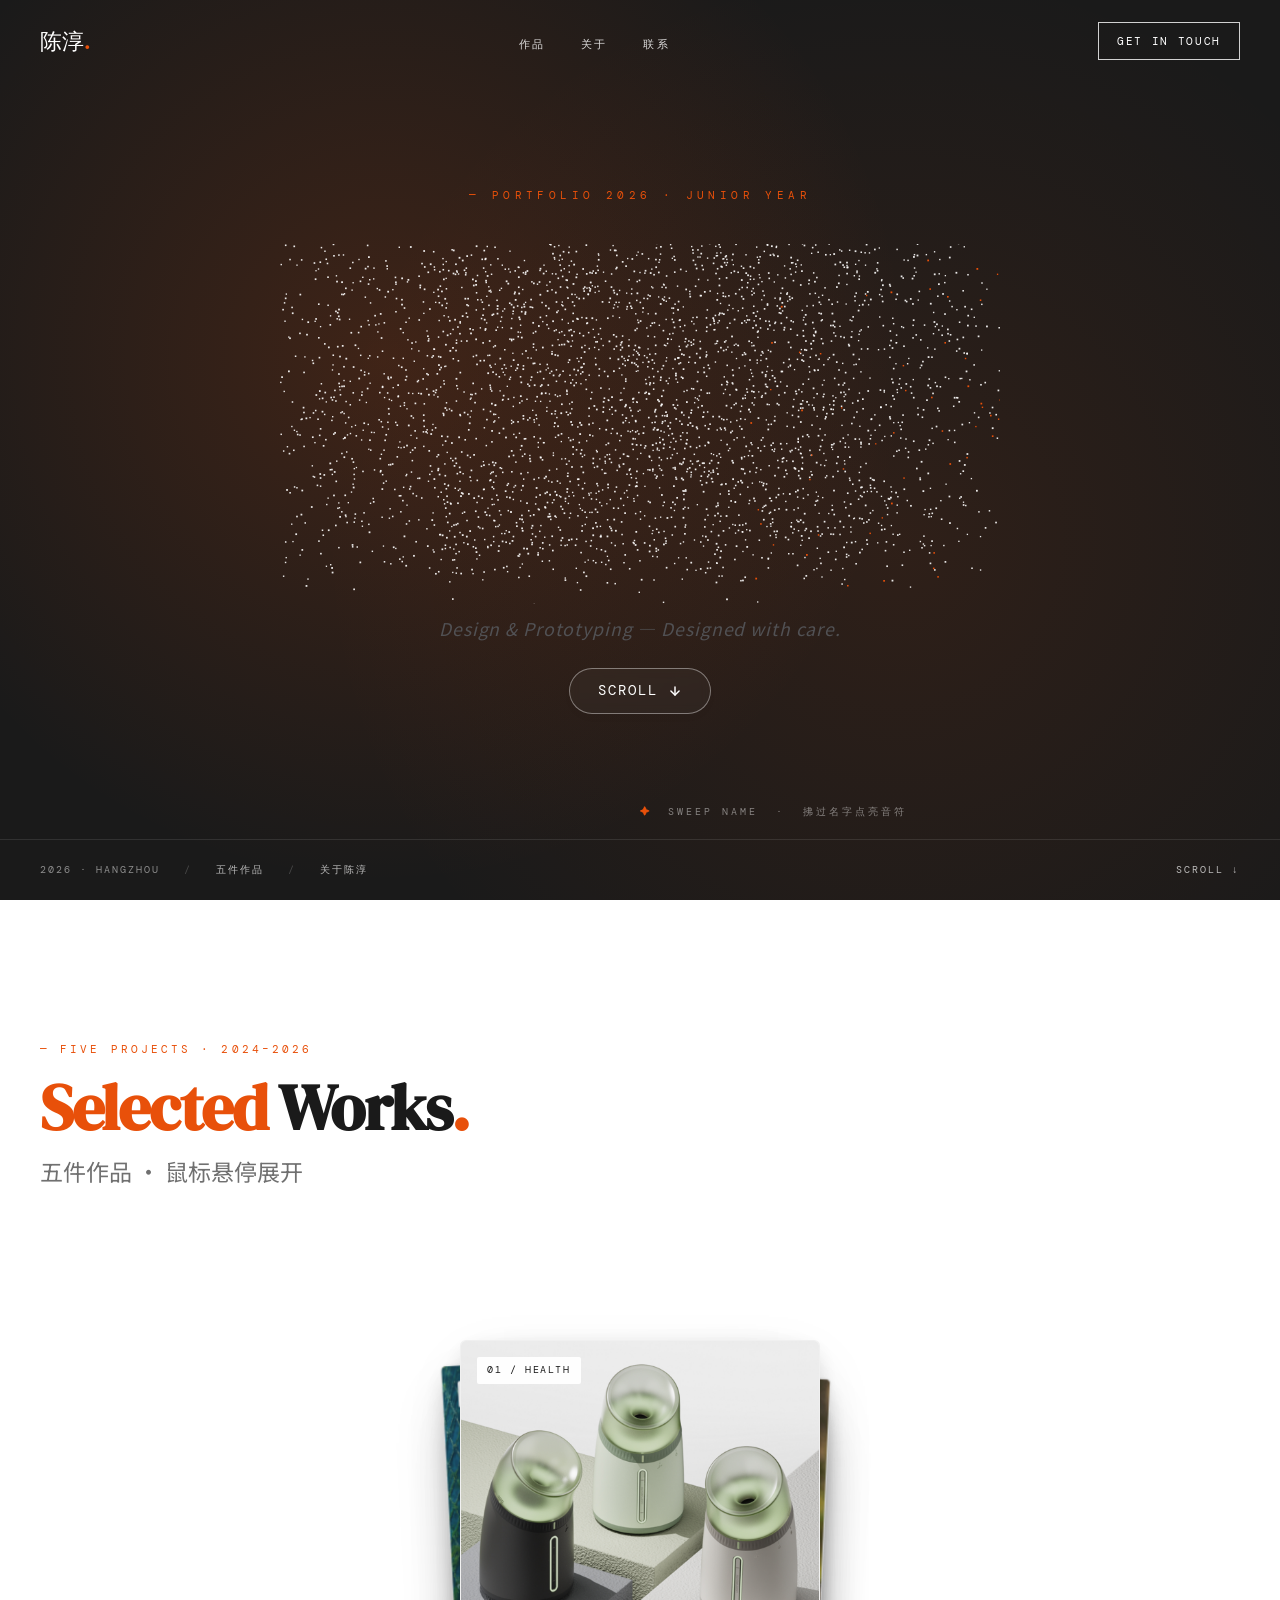
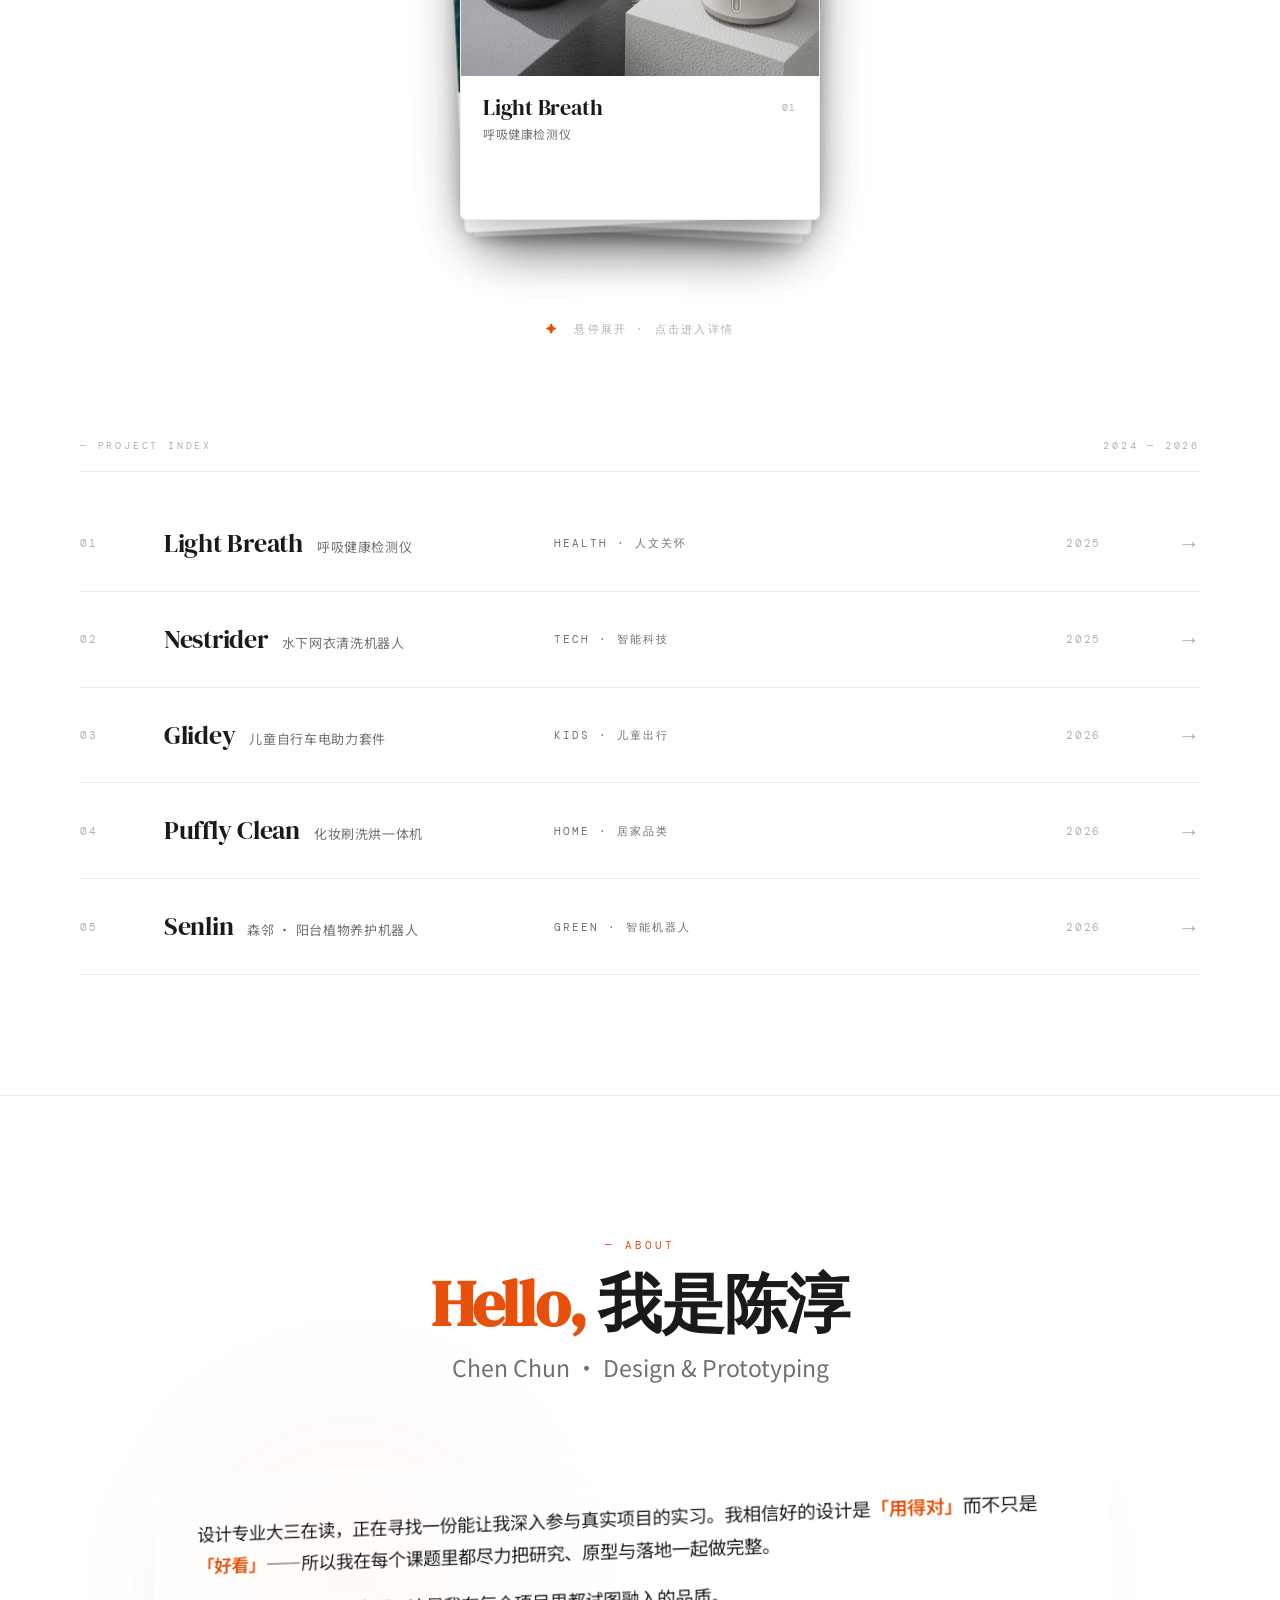
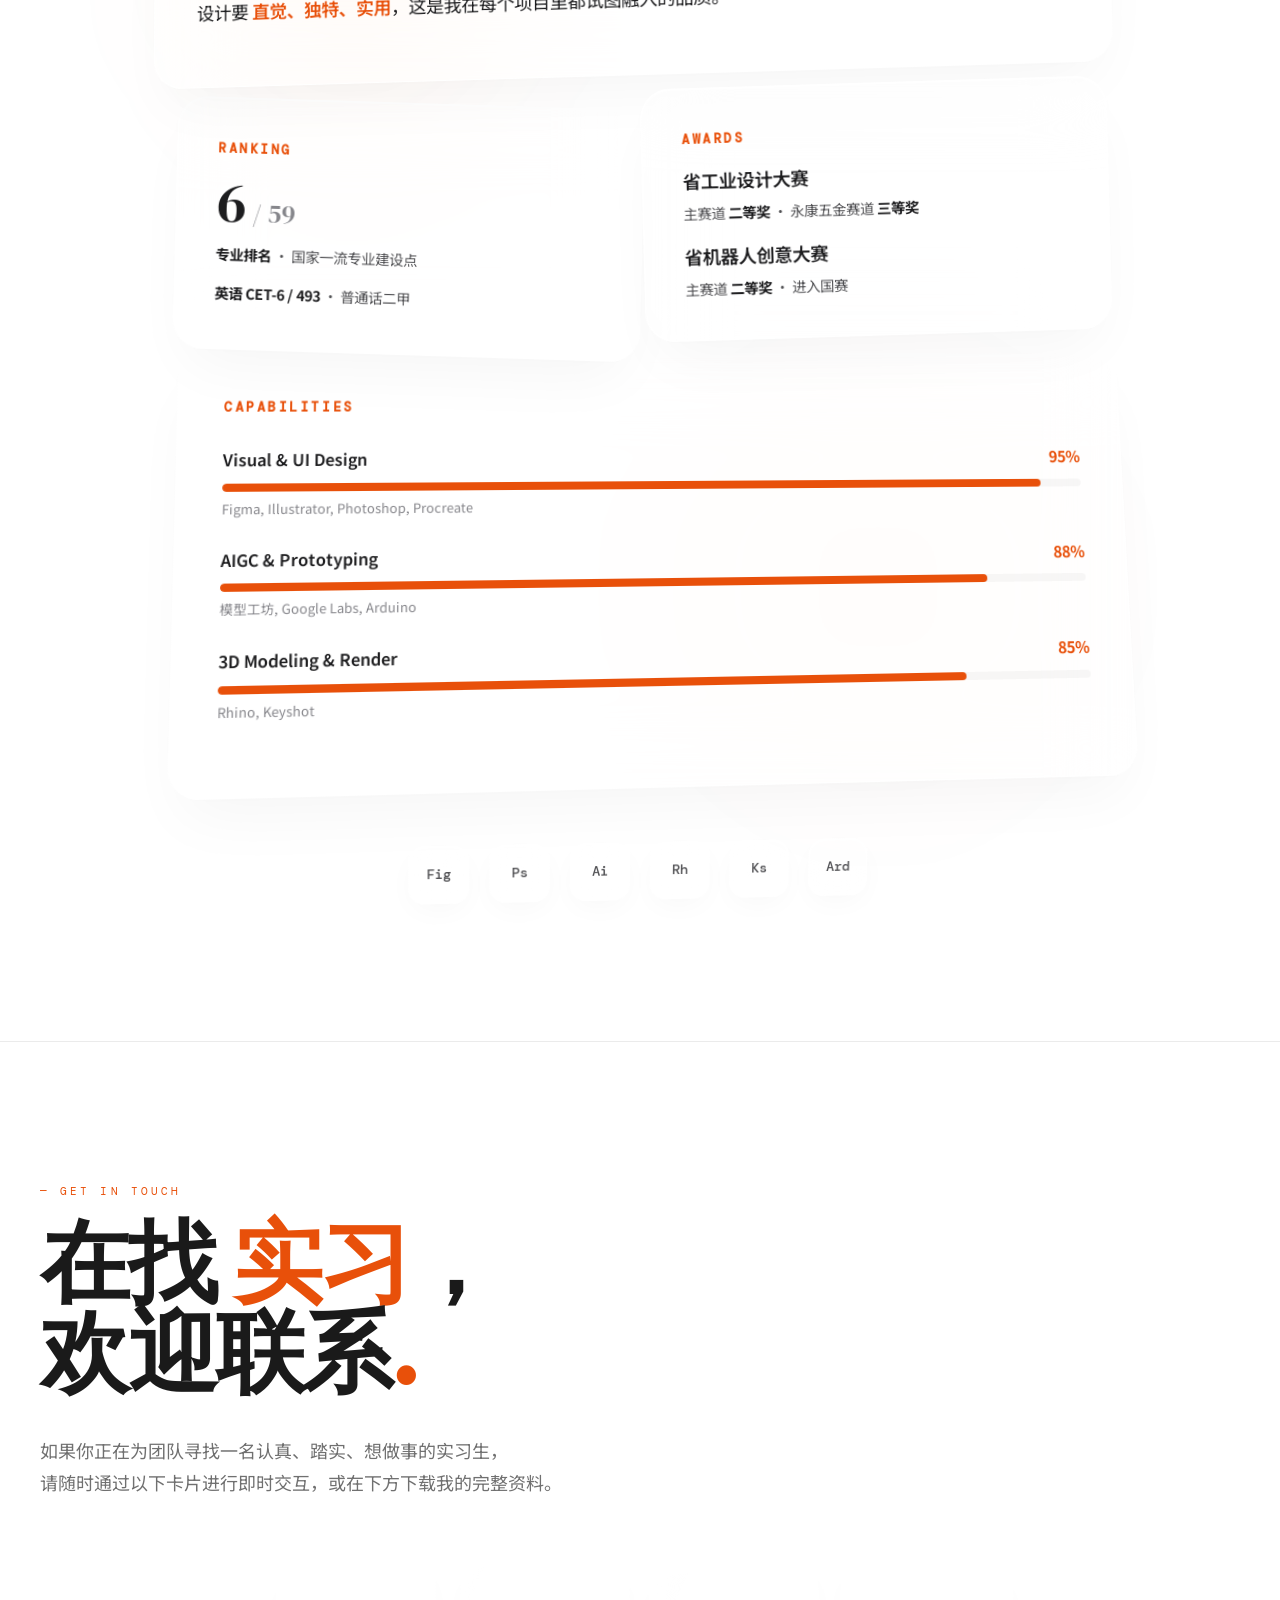
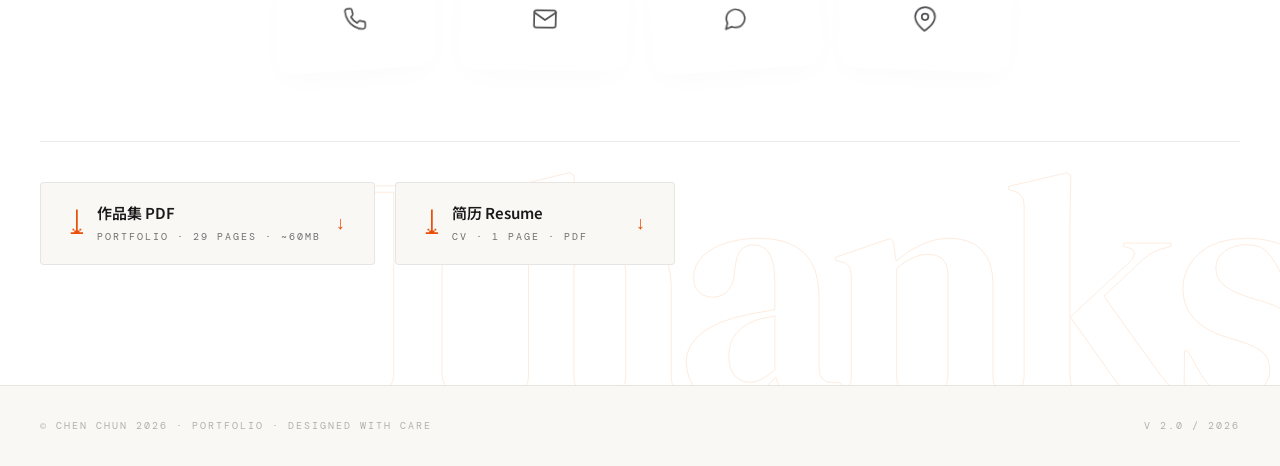
<file: index.html>
<!DOCTYPE html>
<html lang="zh-CN">
<head>
<meta charset="UTF-8">
<meta name="viewport" content="width=device-width,initial-scale=1.0">
<title>陈淳 — 作品集 2026</title>
<link rel="preconnect" href="https://fonts.googleapis.com">
<link rel="preconnect" href="https://fonts.gstatic.com" crossorigin>
<link href="https://fonts.googleapis.com/css2?family=Noto+Sans+SC:wght@300;400;500;600;700&family=DM+Mono:wght@400;500&family=DM+Serif+Display&family=Cormorant+Garamond:ital,wght@0,300;0,400;1,300;1,400&display=swap" rel="stylesheet">
<link rel="stylesheet" href="style.css">
</head>
<body>

<nav class="topnav" id="navbar">
  <a href="#" class="nav-logo">陈淳<span class="dot">.</span></a>
  <ul class="nav-links">
    <li><a href="#works">作品</a></li>
    <li><a href="#about">关于</a></li>
    <li><a href="#contact">联系</a></li>
  </ul>
  <a href="#contact" class="nav-cta">Get in touch</a>
</nav>


<section class="hero" id="hero">
  <div class="hero-bg"></div>
  <div class="hero-cursor-glow" id="cursorGlow"></div>

  <div class="hero-content">
    <div class="hero-eyebrow">— Portfolio 2026 · Junior Year</div>

    <div class="hero-name-canvas-container" id="nameContainer" style="width: 100%; max-width: 1100px; height: 360px; margin: 0 auto; position: relative; z-index: 10; display: flex; align-items: center; justify-content: center;">
      <canvas id="particleCanvas" style="width: 100%; height: 100%; display: block;"></canvas>
    </div>

    <p class="hero-tagline static fade-up d3">Design & Prototyping &mdash; Designed with care.</p>
    
    <a href="#works" class="hero-scroll-btn fade-up d4">
      <span>SCROLL</span>
      <svg viewBox="0 0 24 24" fill="none" stroke="currentColor" stroke-width="2.5" stroke-linecap="round" stroke-linejoin="round" style="width:14px; height:14px;"><line x1="12" y1="5" x2="12" y2="19"></line><polyline points="19,12 12,19 5,12"></polyline></svg>
    </a>
  </div>

  <div class="hero-hint"><span class="ac">✦</span> sweep name &nbsp;·&nbsp; 拂过名字点亮音符</div>

  <div class="hero-bottom">
    <div class="left">
      <span>2026 · Hangzhou</span>
      <span class="sep">/</span>
      <a href="#works">五件作品</a>
      <span class="sep">/</span>
      <a href="#about">关于陈淳</a>
    </div>
    <div class="right">
      <a href="#contact">scroll ↓</a>
    </div>
  </div>
</section>


<section id="works">
  <div class="section-wrap">
    <div class="section-head">
      <div class="section-eyebrow fade-up">— Five Projects · 2024–2026</div>
      <h2 class="section-title fade-up d1"><span class="accent">Selected</span> Works<span class="accent">.</span></h2>
      <div class="section-sub fade-up d2">五件作品 · 鼠标悬停展开</div>
    </div>
  </div>

  <div class="stack-wrap">
    <div class="stack-stage" id="stackStage">
      <div class="stack-cards">

        <a href="project-3.html" class="stack-card" data-i="2" style="--hx:0;--hr:0deg">
          <div class="stack-card-img">
            <div class="stack-card-tag">03 / KIDS</div>
            <img src="images/covers/cover-3.jpg" alt="Glidey">
          </div>
          <div class="stack-card-body">
            <div>
              <div class="name">Glidey</div>
              <div class="name-cn">儿童电助力套件</div>
            </div>
            <div class="num">03</div>
          </div>
        </a>

        <a href="project-2.html" class="stack-card" data-i="1">
          <div class="stack-card-img">
            <div class="stack-card-tag">02 / TECH</div>
            <img src="images/covers/cover-2.jpg" alt="Nestrider">
          </div>
          <div class="stack-card-body">
            <div>
              <div class="name">Nestrider</div>
              <div class="name-cn">水下清洗机器人</div>
            </div>
            <div class="num">02</div>
          </div>
        </a>

        <a href="project-4.html" class="stack-card" data-i="3">
          <div class="stack-card-img">
            <div class="stack-card-tag">04 / HOME</div>
            <img src="images/covers/cover-4.jpg" alt="Puffly Clean">
          </div>
          <div class="stack-card-body">
            <div>
              <div class="name">Puffly Clean</div>
              <div class="name-cn">化妆刷一体机</div>
            </div>
            <div class="num">04</div>
          </div>
        </a>

        <a href="project-1.html" class="stack-card" data-i="0">
          <div class="stack-card-img">
            <div class="stack-card-tag">01 / HEALTH</div>
            <img src="images/covers/cover-1.jpg" alt="Light Breath">
          </div>
          <div class="stack-card-body">
            <div>
              <div class="name">Light Breath</div>
              <div class="name-cn">呼吸健康检测仪</div>
            </div>
            <div class="num">01</div>
          </div>
        </a>

        <a href="project-5.html" class="stack-card" data-i="4">
          <div class="stack-card-img">
            <div class="stack-card-tag">05 / GREEN</div>
            <img src="images/covers/cover-5.jpg" alt="森邻">
          </div>
          <div class="stack-card-body">
            <div>
              <div class="name">Senlin</div>
              <div class="name-cn">森邻 · 植物机器人</div>
            </div>
            <div class="num">05</div>
          </div>
        </a>

      </div>
    </div>
    <p class="stack-hint"><span class="ac">✦</span> 悬停展开 · 点击进入详情</p>
  </div>

  <div class="works-list">
    <div class="works-list-head">
      <span>— Project Index</span>
      <span>2024 — 2026</span>
    </div>
    <a href="project-1.html" class="works-list-item">
      <div class="wl-num">01</div>
      <div class="wl-name">Light Breath<span class="cn">呼吸健康检测仪</span></div>
      <div class="wl-tag">Health · 人文关怀</div>
      <div class="wl-year">2025</div>
      <div class="wl-arrow">→</div>
    </a>
    <a href="project-2.html" class="works-list-item">
      <div class="wl-num">02</div>
      <div class="wl-name">Nestrider<span class="cn">水下网衣清洗机器人</span></div>
      <div class="wl-tag">Tech · 智能科技</div>
      <div class="wl-year">2025</div>
      <div class="wl-arrow">→</div>
    </a>
    <a href="project-3.html" class="works-list-item">
      <div class="wl-num">03</div>
      <div class="wl-name">Glidey<span class="cn">儿童自行车电助力套件</span></div>
      <div class="wl-tag">Kids · 儿童出行</div>
      <div class="wl-year">2026</div>
      <div class="wl-arrow">→</div>
    </a>
    <a href="project-4.html" class="works-list-item">
      <div class="wl-num">04</div>
      <div class="wl-name">Puffly Clean<span class="cn">化妆刷洗烘一体机</span></div>
      <div class="wl-tag">Home · 居家品类</div>
      <div class="wl-year">2026</div>
      <div class="wl-arrow">→</div>
    </a>
    <a href="project-5.html" class="works-list-item">
      <div class="wl-num">05</div>
      <div class="wl-name">Senlin<span class="cn">森邻 · 阳台植物养护机器人</span></div>
      <div class="wl-tag">Green · 智能机器人</div>
      <div class="wl-year">2026</div>
      <div class="wl-arrow">→</div>
    </a>
  </div>
</section>


<section id="about" style="background: #ffffff; overflow: hidden; position: relative; padding: 140px 0;">
  
  <div style="position: absolute; top: 15%; left: 8%; width: 500px; height: 500px; background: radial-gradient(circle, rgba(232,80,10,0.05) 0%, transparent 65%); filter: blur(60px); pointer-events: none;"></div>
  <div style="position: absolute; bottom: 10%; right: 8%; width: 600px; height: 600px; background: radial-gradient(circle, rgba(232,80,10,0.02) 0%, transparent 70%); filter: blur(60px); pointer-events: none;"></div>

  <div class="section-wrap" style="position: relative; z-index: 2;">
    <div class="section-head" style="text-align: center; margin-bottom: 70px;">
      <div class="section-eyebrow fade-up">— About</div>
      <h2 class="section-title fade-up d1"><span class="accent">Hello,</span> 我是陈淳</h2>
      <div class="section-sub fade-up d2">Chen Chun · Design & Prototyping</div>
    </div>

    <div class="glass-scene fade-up d3">

      <div class="glass-card" style="--rx: 3deg; --ry: -5deg; --rz: -0.5deg; --tx: -20px; --ty: 0px; z-index: 5;">
        <p class="g-bio">设计专业大三在读，正在寻找一份能让我深入参与真实项目的实习。我相信好的设计是<strong>「用得对」</strong>而不只是<strong>「好看」</strong>——所以我在每个课题里都尽力把研究、原型与落地一起做完整。</p>
        <p class="g-bio">设计要 <strong>直觉、独特、实用</strong>，这是我在每个项目里都试图融入的品质。</p>
      </div>

      <div class="glass-row" style="margin-top: -10px;">
        <div class="glass-card g-stat" style="--rx: 6deg; --ry: 3deg; --rz: 1.5deg; --tx: 15px; --ty: 10px; z-index: 4;">
          <div class="g-label">Ranking</div>
          <div class="g-num">6<span class="g-light"> / 59</span></div>
          <div class="g-desc"><strong>专业排名</strong> · 国家一流专业建设点</div>
          <div class="g-desc" style="margin-top: 16px;"><strong>英语 CET-6 / 493</strong> · 普通话二甲</div>
        </div>
        
        <div class="glass-card g-stat" style="--rx: 4deg; --ry: -4deg; --rz: -1.5deg; --tx: -10px; --ty: -10px; z-index: 6;">
          <div class="g-label">Awards</div>
          <div class="g-title">省工业设计大赛</div>
          <div class="g-desc">主赛道 <strong>二等奖</strong> · 永康五金赛道 <strong>三等奖</strong></div>
          <div class="g-title" style="margin-top: 16px;">省机器人创意大赛</div>
          <div class="g-desc">主赛道 <strong>二等奖</strong> · 进入国赛</div>
        </div>
      </div>

      <div class="glass-card g-skills" style="--rx: 8deg; --ry: 6deg; --rz: -0.8deg; --tx: 25px; --ty: -20px; z-index: 3;">
         <div class="g-label" style="margin-bottom: 28px;">Capabilities</div>

         <div class="g-skill-item">
           <div class="g-skill-head">
             <span>Visual & UI Design</span>
             <span class="g-skill-num">95%</span>
           </div>
           <div class="g-skill-bar"><div class="g-skill-fill" style="width: 95%;"></div></div>
           <div class="g-skill-tags">Figma, Illustrator, Photoshop, Procreate</div>
         </div>

         <div class="g-skill-item">
           <div class="g-skill-head">
             <span>AIGC & Prototyping</span>
             <span class="g-skill-num">88%</span>
           </div>
           <div class="g-skill-bar"><div class="g-skill-fill" style="width: 88%;"></div></div>
           <div class="g-skill-tags">模型工坊, Google Labs, Arduino</div>
         </div>

         <div class="g-skill-item">
           <div class="g-skill-head">
             <span>3D Modeling & Render</span>
             <span class="g-skill-num">85%</span>
           </div>
           <div class="g-skill-bar"><div class="g-skill-fill" style="width: 85%;"></div></div>
           <div class="g-skill-tags">Rhino, Keyshot</div>
         </div>
      </div> 

      <div class="software-dock-standalone" style="--rx: -6deg; --ry: 4deg; --rz: 0.5deg; position: relative; z-index: 99;">
        
        <div class="soft-cube-3d">
          <span class="cube-text">Fig</span>
          <svg class="cube-logo" viewBox="0 0 24 36" fill="none" xmlns="http://www.w3.org/2000/svg"><path d="M12 0C8.68629 0 6 2.68629 6 6C6 9.31371 8.68629 12 12 12C15.3137 12 18 9.31371 18 6C18 2.68629 15.3137 0 12 0Z" fill="#F24E1E"/><path d="M6 18C6 14.6863 8.68629 12 12 12C15.3137 12 18 14.6863 18 18C18 21.3137 15.3137 24 12 24C8.68629 24 6 21.3137 6 18Z" fill="#A259FF"/><path d="M6 30C6 26.6863 8.68629 24 12 24V36C8.68629 36 6 33.3137 6 30Z" fill="#0ACF83"/><path d="M18 12C21.3137 12 24 9.31371 24 6C24 2.68629 21.3137 0 18 0V12Z" fill="#FF7262"/><path d="M18 24C21.3137 24 24 21.3137 24 18C24 14.6863 21.3137 12 18 12V24Z" fill="#1ABC9C"/></svg>
        </div>

        <div class="soft-cube-3d">
          <span class="cube-text">Ps</span>
          <svg class="cube-logo" viewBox="0 0 24 24"><rect width="24" height="24" rx="4" fill="#001E36"/><text x="12" y="16.5" fill="#00C8FF" font-size="10.5" font-weight="bold" font-family="-apple-system, sans-serif" text-anchor="middle">Ps</text></svg>
        </div>

        <div class="soft-cube-3d">
          <span class="cube-text">Ai</span>
          <svg class="cube-logo" viewBox="0 0 24 24"><rect width="24" height="24" rx="4" fill="#331C00"/><text x="12" y="16.5" fill="#FF9A00" font-size="10.5" font-weight="bold" font-family="-apple-system, sans-serif" text-anchor="middle">Ai</text></svg>
        </div>

        <div class="soft-cube-3d">
          <span class="cube-text">Rh</span>
          <img class="cube-logo" src="images/logos/rhino.png" alt="Rhino 8" style="border-radius: 6px; width: 30px; height: 30px;">
        </div>

        <div class="soft-cube-3d">
          <span class="cube-text">Ks</span>
          <img class="cube-logo" src="images/logos/keyshot.png" alt="Keyshot" style="border-radius: 6px; width: 30px; height: 30px;">
        </div>

        <div class="soft-cube-3d">
          <span class="cube-text">Ard</span>
          <svg class="cube-logo" viewBox="0 0 24 24" fill="#00979D"><path d="M7.5 8C5.01 8 3 9.8 3 12s2.01 4 4.5 4c1.76 0 3.28-.92 4.07-2.27.09-.15.18-.3.26-.46.09.16.18.31.27.46.79 1.35 2.31 2.27 4.07 2.27 2.49 0 4.5-1.8 4.5-4s-2.01-4-4.5-4c-1.76 0-3.28.92-4.07 2.27-.09-.15-.18-.3-.27-.46-.08.16-.17.31-.26.46C10.78 8.92 9.26 8 7.5 8zm9 1.5c1.67 0 3 1.13 3 2.5s-1.33 2.5-3 2.5c-1.22 0-2.28-.61-2.74-1.51a3.5 3.5 0 0 1 0-1.98c.46-.9 1.52-1.51 2.74-1.51zm-9 0c1.22 0 2.28.61 2.74 1.51a3.5 3.5 0 0 1 0 1.98C9.78 14.89 8.72 15.5 7.5 15.5 5.83 15.5 4.5 14.37 4.5 13s1.33-2.5 3-2.5z"/></svg>
        </div>

      </div>

    </div>
  </div>
</section>


<section id="contact">
  <div class="contact-bg-mark">Thanks.</div>
  <div class="section-wrap">
    <div class="section-head" style="margin-bottom: 0">
      <div class="section-eyebrow fade-up">— Get in touch</div>
      <h1 class="contact-title fade-up d1">
        在找 <span class="accent">实习</span>，<br>欢迎联系<span class="accent">.</span>
      </h1>
      <p class="contact-desc fade-up d2">
        如果你正在为团队寻找一名认真、踏实、想做事的实习生，<br>
        请随时通过以下卡片进行即时交互，或在下方下载我的完整资料。
      </p>

      <div class="contact-deck-3d fade-up d2" style="margin-top: 40px; position: relative; z-index: 99;">
        
        <div class="contact-cube-3d" style="--rx: 10deg; --ry: -12deg; --rz: -2deg;">
          <div class="contact-front-icon">
            <svg viewBox="0 0 24 24" fill="none" stroke="currentColor" stroke-width="1.6" stroke-linecap="round" stroke-linejoin="round"><path d="M22 16.92v3a2 2 0 0 1-2.18 2 19.79 19.79 0 0 1-8.63-3.07 19.5 19.5 0 0 1-6-6 19.79 19.79 0 0 1-3.07-8.67A2 2 0 0 1 4.11 2h3a2 2 0 0 1 2 1.72 12.84 12.84 0 0 0 .7 2.81 2 2 0 0 1-.45 2.11L8.09 9.91a16 16 0 0 0 6 6l1.27-1.27a2 2 0 0 1 2.11-.45 12.84 12.84 0 0 0 2.81.7A2 2 0 0 1 22 16.92z"/></svg>
          </div>
          <div class="contact-hover-info">
            <div class="c-label">Phone</div>
            <div class="c-val">13858841892</div>
          </div>
        </div>

        <a href="mailto:2056263640@qq.com" class="contact-cube-3d" style="--rx: -6deg; --ry: 10deg; --rz: 2deg; text-decoration: none;">
          <div class="contact-front-icon">
            <svg viewBox="0 0 24 24" fill="none" stroke="currentColor" stroke-width="1.6" stroke-linecap="round" stroke-linejoin="round"><path d="M4 4h16c1.1 0 2 .9 2 2v12c0 1.1-.9 2-2 2H4c-1.1 0-2-.9-2-2V6c0-1.1.9-2 2-2z"/><polyline points="22,6 12,13 2,6"/></svg>
          </div>
          <div class="contact-hover-info">
            <div class="c-label">Email</div>
            <div class="c-val" style="font-size: 0.85rem;">2056263640@qq.com</div>
          </div>
        </a>

        <div class="contact-cube-3d" style="--rx: 12deg; --ry: -6deg; --rz: -3deg;">
          <div class="contact-front-icon">
            <svg viewBox="0 0 24 24" fill="none" stroke="currentColor" stroke-width="1.6" stroke-linecap="round" stroke-linejoin="round"><path d="M21 11.5a8.38 8.38 0 0 1-.9 3.8 8.5 8.5 0 0 1-7.6 4.7 8.38 8.38 0 0 1-3.8-.9L3 21l1.9-5.7a8.38 8.38 0 0 1-.9-3.8 8.5 8.5 0 0 1 4.7-7.6 8.38 8.38 0 0 1 3.8-.9h.5a8.48 8.48 0 0 1 8 8v.5z"/></svg>
          </div>
          <div class="contact-hover-info">
            <div class="c-label">WeChat</div>
            <div class="c-val">tae95_c</div>
          </div>
        </div>

        <div class="contact-cube-3d" style="--rx: -8deg; --ry: -8deg; --rz: 1deg;">
          <div class="contact-front-icon">
            <svg viewBox="0 0 24 24" fill="none" stroke="currentColor" stroke-width="1.6" stroke-linecap="round" stroke-linejoin="round"><path d="M21 10c0 7-9 13-9 13s-9-6-9-13a9 9 0 0 1 18 0z"/><circle cx="12" cy="10" r="3"/></svg>
          </div>
          <div class="contact-hover-info">
            <div class="c-label">Location</div>
            <div class="c-val">浙江 · 杭州</div>
          </div>
        </div>

      </div>

      <div class="download-row fade-up d3" style="margin-top: 50px; padding-top: 40px;">
        <a href="downloads/陈淳-作品集-13858841892.pdf" download class="download-btn">
          <div class="db-icon">⤓</div>
          <div class="db-text">
            <div class="db-title">作品集 PDF</div>
            <div class="db-sub">Portfolio · 29 Pages · ~60MB</div>
          </div>
          <div class="db-arrow">↓</div>
        </a>
        <a href="downloads/陈淳-简历-13858841892.pdf" download class="download-btn">
          <div class="db-icon">⤓</div>
          <div class="db-text">
            <div class="db-title">简历 Resume</div>
            <div class="db-sub">CV · 1 Page · PDF</div>
          </div>
          <div class="db-arrow">↓</div>
        </a>
      </div>

    </div>
  </div>
</section>


<footer>
  <span class="copy">© Chen Chun 2026 · Portfolio · Designed with care</span>
  <span class="copy">v 2.0 / 2026</span>
</footer>

<script src="script.js"></script>

<script>
  document.addEventListener('DOMContentLoaded', () => {
    const hero = document.getElementById('hero');
    const container = document.getElementById('nameContainer');
    const canvas = document.getElementById('particleCanvas');
    const ctx = canvas.getContext('2d', { willReadFrequently: true });
    const cursorGlow = document.getElementById('cursorGlow');
    
    if (!hero || !container || !canvas || !ctx) return;

    let particles = [];
    let mouse = { x: null, y: null, radius: 90 }; 

    // 🎵 德彪西经典空灵五声音阶阵列
    const debussyScale = [523.25, 587.33, 659.25, 783.99, 880.00, 1046.50, 1174.66, 1318.51, 1567.98]; 
    let audioCtx = null;
    let lastPlayTime = 0;

    function unlockAudioContext() {
      if (!audioCtx) {
        audioCtx = new (window.AudioContext || window.webkitAudioContext)();
      }
      if (audioCtx && audioCtx.state === 'suspended') {
        audioCtx.resume();
      }
    }

    window.addEventListener('click', () => {
      unlockAudioContext();
    }, { once: true });

    function playMusicBox(vel) {
      if (vel < 5) return; 
      if (!audioCtx || audioCtx.state === 'suspended') return;

      const now = performance.now();
      if (now - lastPlayTime < 200) return; 

      lastPlayTime = now;
      const freq = debussyScale[Math.floor(Math.random() * debussyScale.length)];

      const osc = audioCtx.createOscillator();
      const gainNode = audioCtx.createGain();

      osc.type = 'sine'; 
      osc.frequency.setValueAtTime(freq, audioCtx.currentTime);

      gainNode.gain.setValueAtTime(0, audioCtx.currentTime);
      gainNode.gain.linearRampToValueAtTime(0.012, audioCtx.currentTime + 0.004); 
      gainNode.gain.exponentialRampToValueAtTime(0.0001, audioCtx.currentTime + 1.4); 

      osc.connect(gainNode);
      gainNode.connect(audioCtx.destination);

      osc.start();
      osc.stop(audioCtx.currentTime + 1.4);
    }

    class Particle {
      constructor(x, y, color) {
        this.originX = x;
        this.originY = y;
        this.x = x + (Math.random() - 0.5) * 350;
        this.y = y + (Math.random() - 0.5) * 350;
        this.color = color;
        this.vx = 0;
        this.vy = 0;
        this.friction = 0.86;
        this.ease = 0.07;
        this.size = Math.random() * 0.5 + 1.3; 
      }
      
      update() {
        if (mouse.x !== null && mouse.y !== null) {
          let dx = mouse.x - this.x;
          let dy = mouse.y - this.y;
          let distance = Math.hypot(dx, dy);
          
          if (distance < mouse.radius) {
            let force = (mouse.radius - distance) / mouse.radius;
            let angle = Math.atan2(dy, dx);
            this.vx -= Math.cos(angle) * force * 2.5;
            this.vy -= Math.sin(angle) * force * 2.5;
          }
        }
        
        this.vx += (this.originX - this.x) * this.ease;
        this.vy += (this.originY - this.y) * this.ease;
        this.vx *= this.friction;
        this.vy *= this.friction;
        this.x += this.vx;
        this.y += this.vy;
      }
      
      draw() {
        ctx.fillStyle = this.color;
        ctx.fillRect(this.x, this.y, this.size, this.size);
      }
    }

    function initParticles() {
      particles = [];
      const dpr = window.devicePixelRatio || 1;
      const width = container.clientWidth;
      const height = container.clientHeight;
      
      canvas.width = width * dpr;
      canvas.height = height * dpr;
      ctx.scale(dpr, dpr);

      const textCanvas = document.createElement('canvas');
      textCanvas.width = width;
      textCanvas.height = height;
      const tCtx = textCanvas.getContext('2d');

      tCtx.textBaseline = 'middle';
      tCtx.textAlign = 'center';

      let enFontSize = Math.min(width * 0.155, 175);
      let cnFontSize = Math.min(width * 0.042, 42);

      tCtx.font = `400 ${enFontSize}px 'DM Serif Display', serif`;
      tCtx.fillStyle = '#ffffff';
      let fullText = "Chen Chun.";
      let textWidth = tCtx.measureText(fullText).width;
      let startX = width / 2 - textWidth / 2;
      
      tCtx.textAlign = 'left';
      tCtx.fillText("Chen Chun", startX, height / 2 - 25);
      let nameWidth = tCtx.measureText("Chen Chun").width;
      tCtx.fillStyle = '#E8500A'; 
      tCtx.fillText(".", startX + nameWidth - 2, height / 2 - 25);

      tCtx.textAlign = 'center';
      tCtx.font = `600 ${cnFontSize}px 'Noto Sans SC', sans-serif`;
      tCtx.fillStyle = '#ffffff';
      tCtx.letterSpacing = "14px"; 
      tCtx.fillText("陈   淳", width / 2, height / 2 + enFontSize * 0.46);

      const imgData = tCtx.getImageData(0, 0, width, height);
      const data = imgData.data;

      for (let y = 0; y < height; y += 2) {
        for (let x = 0; x < width; x += 2) {
          const index = (y * width + x) * 4;
          const alpha = data[index + 3];
          
          if (alpha > 128) {
            const r = data[index];
            const g = data[index + 1];
            const color = (r > 200 && g < 100) ? '#E8500A' : 'rgba(255,255,255,0.9)';
            particles.push(new Particle(x, y, color));
          }
        }
      }
    }

    let lastX = 0, lastY = 0;
    hero.addEventListener('mousemove', (e) => {
      const rect = canvas.getBoundingClientRect();
      mouse.x = e.clientX - rect.left;
      mouse.y = e.clientY - rect.top;

      if (cursorGlow) {
        hero.classList.add('cursor-active');
        cursorGlow.style.left = `${e.clientX - hero.getBoundingClientRect().left}px`;
        cursorGlow.style.top = `${e.clientY - hero.getBoundingClientRect().top}px`;
      }

      let vel = Math.hypot(mouse.x - lastX, mouse.y - lastY);
      
      const nameRect = container.getBoundingClientRect();
      const dist = Math.hypot(e.clientX - (nameRect.left + nameRect.width/2), e.clientY - (nameRect.top + nameRect.height/2));
      if (dist < 320) {
        playMusicBox(vel);
      }

      lastX = mouse.x;
      lastY = mouse.y;
    });

    hero.addEventListener('mouseleave', () => {
      mouse.x = null;
      mouse.y = null;
      if (cursorGlow) hero.classList.remove('cursor-active');
    });

    function animate() {
      ctx.clearRect(0, 0, canvas.width, canvas.height);
      for (let i = 0; i < particles.length; i++) {
        particles[i].update();
        particles[i].draw();
      }
      requestAnimationFrame(animate);
    }

    initParticles();
    animate();

    let resizeTimeout;
    window.addEventListener('resize', () => {
      clearTimeout(resizeTimeout);
      resizeTimeout = setTimeout(() => { initParticles(); }, 200);
    });
  });
</script>

</body>
</html>
</file>
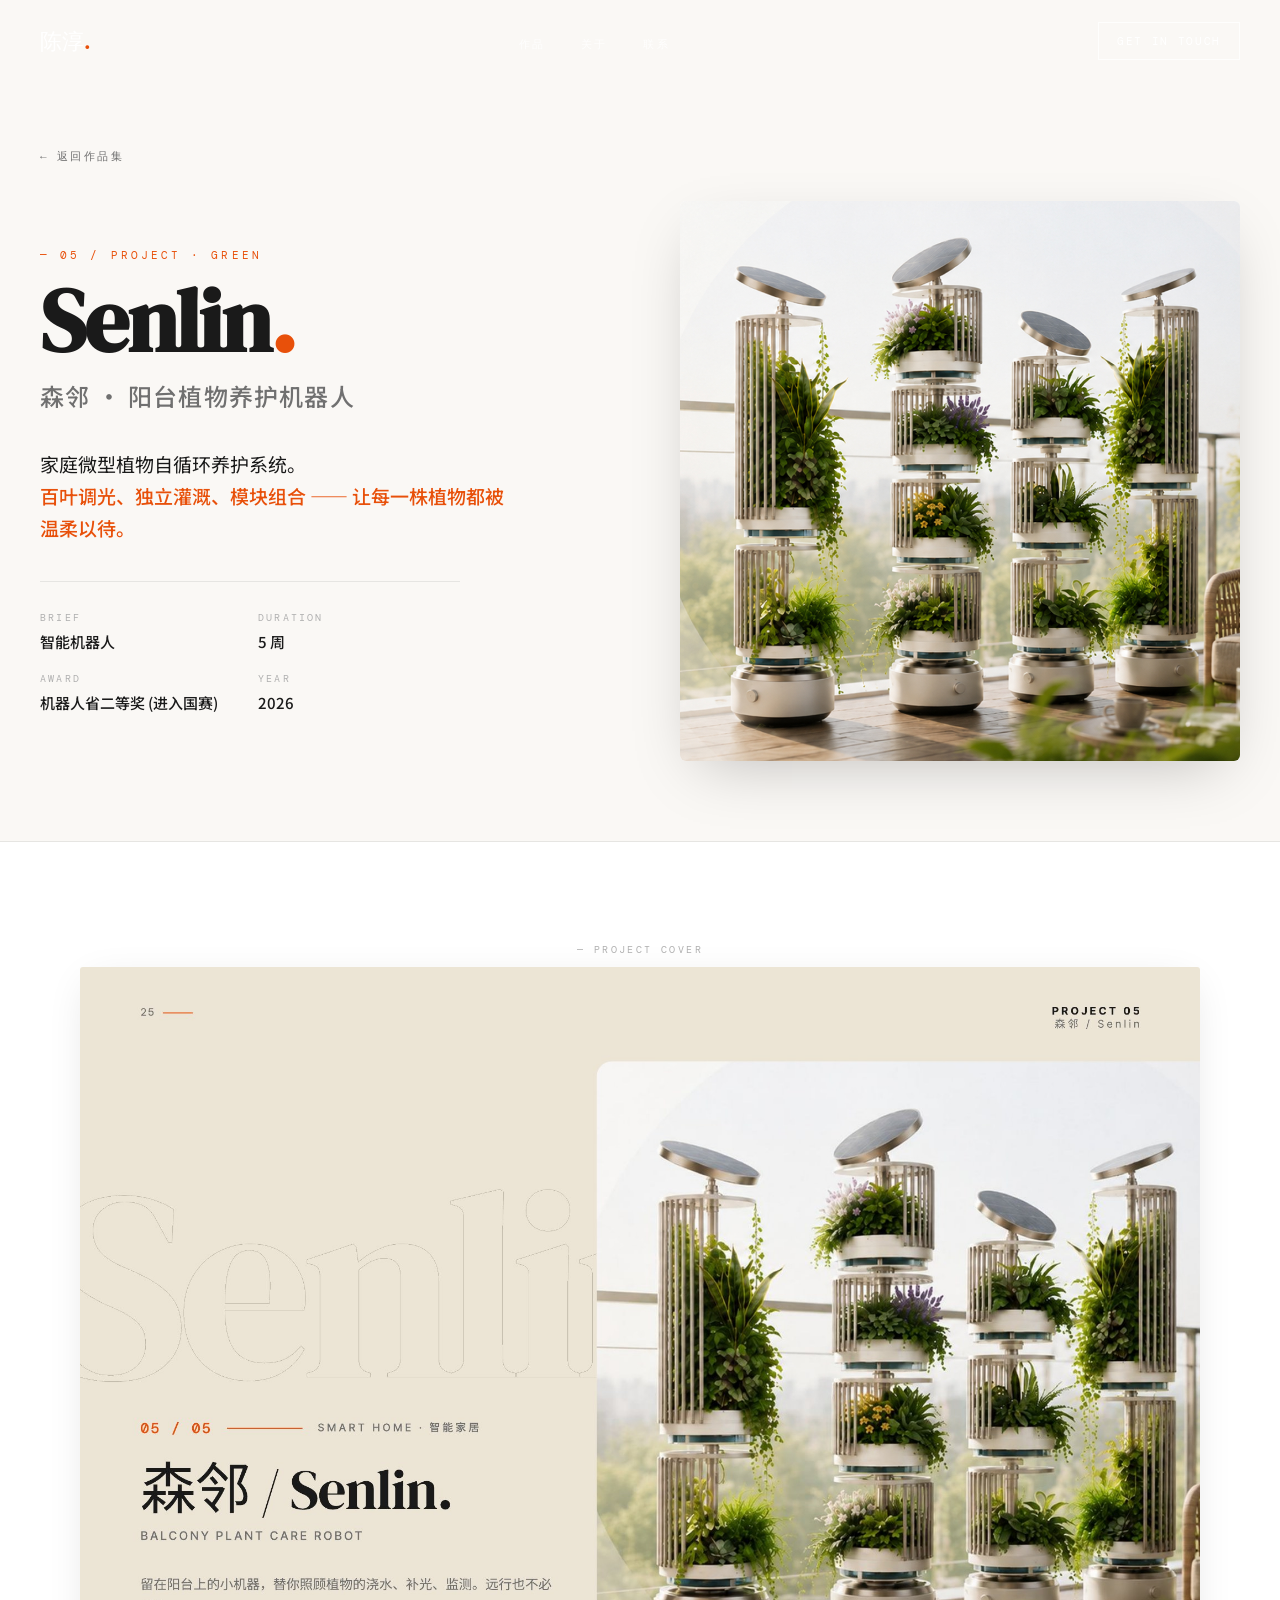
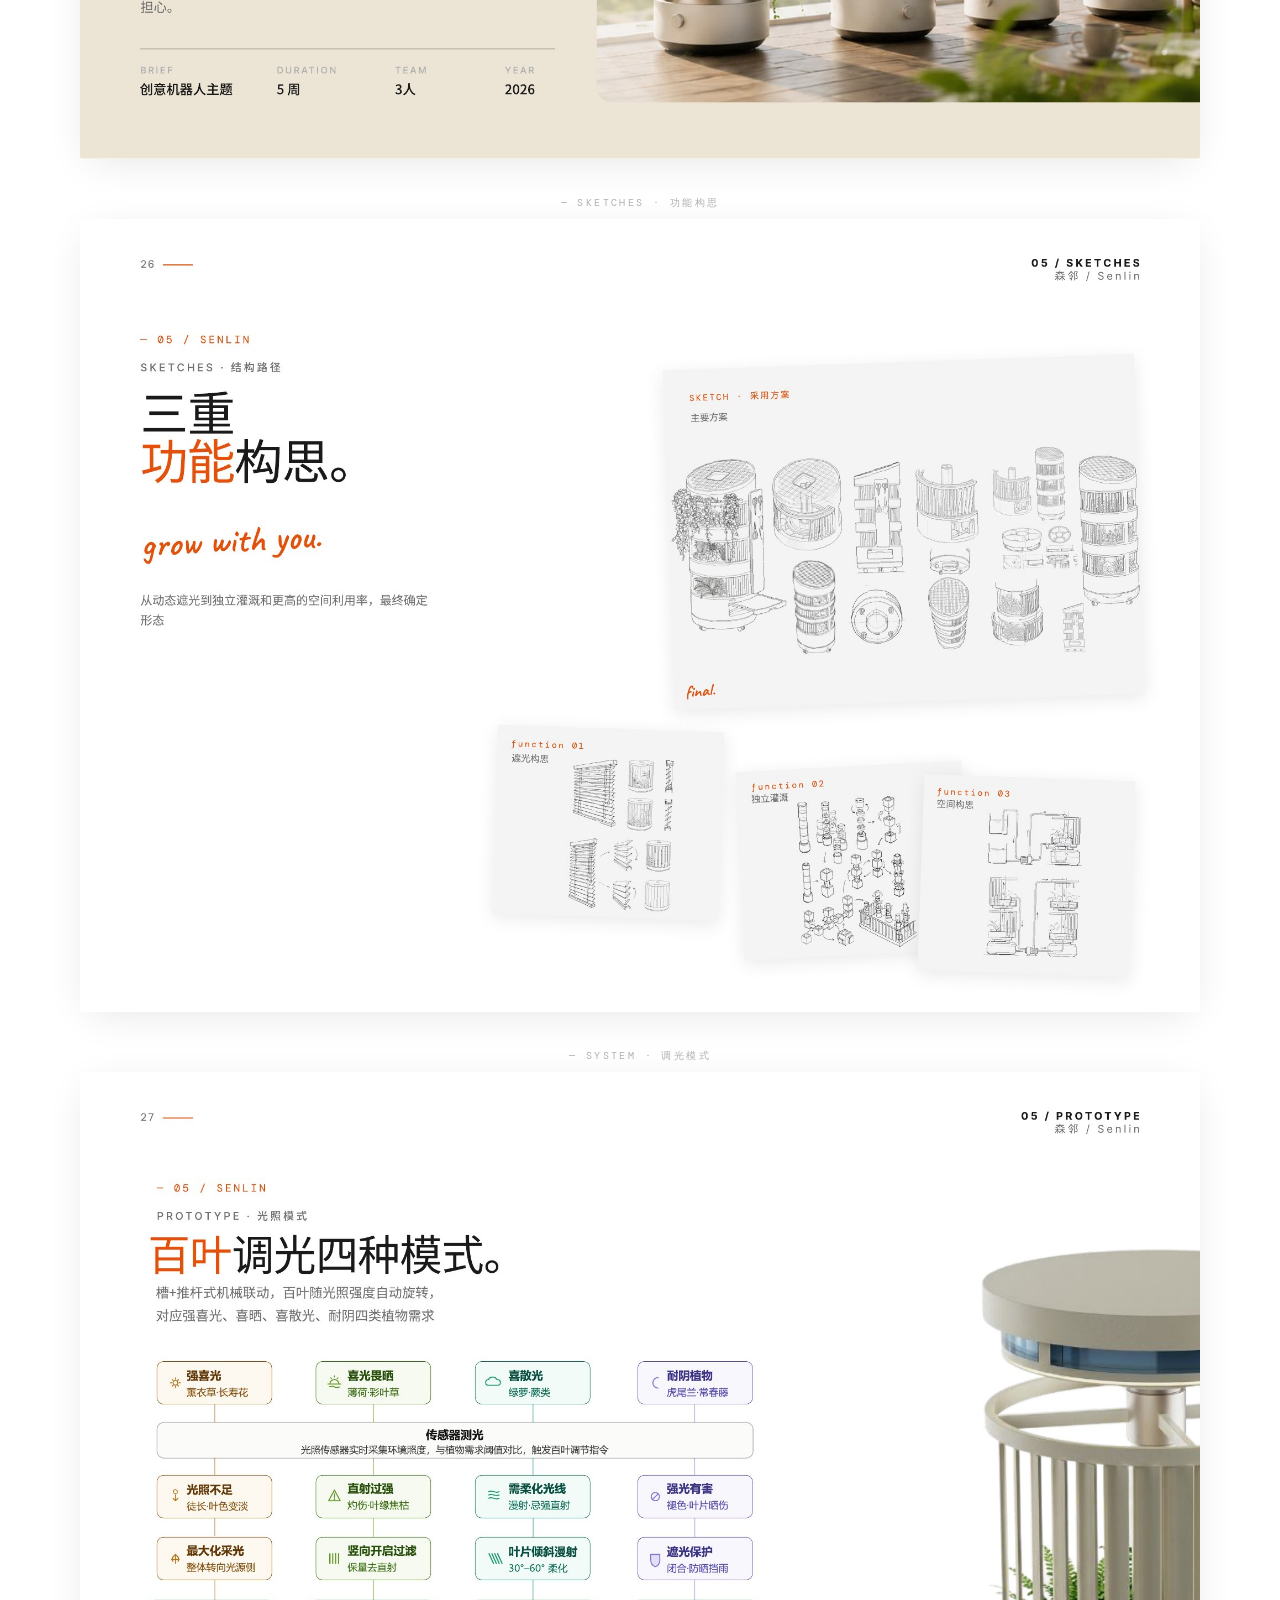
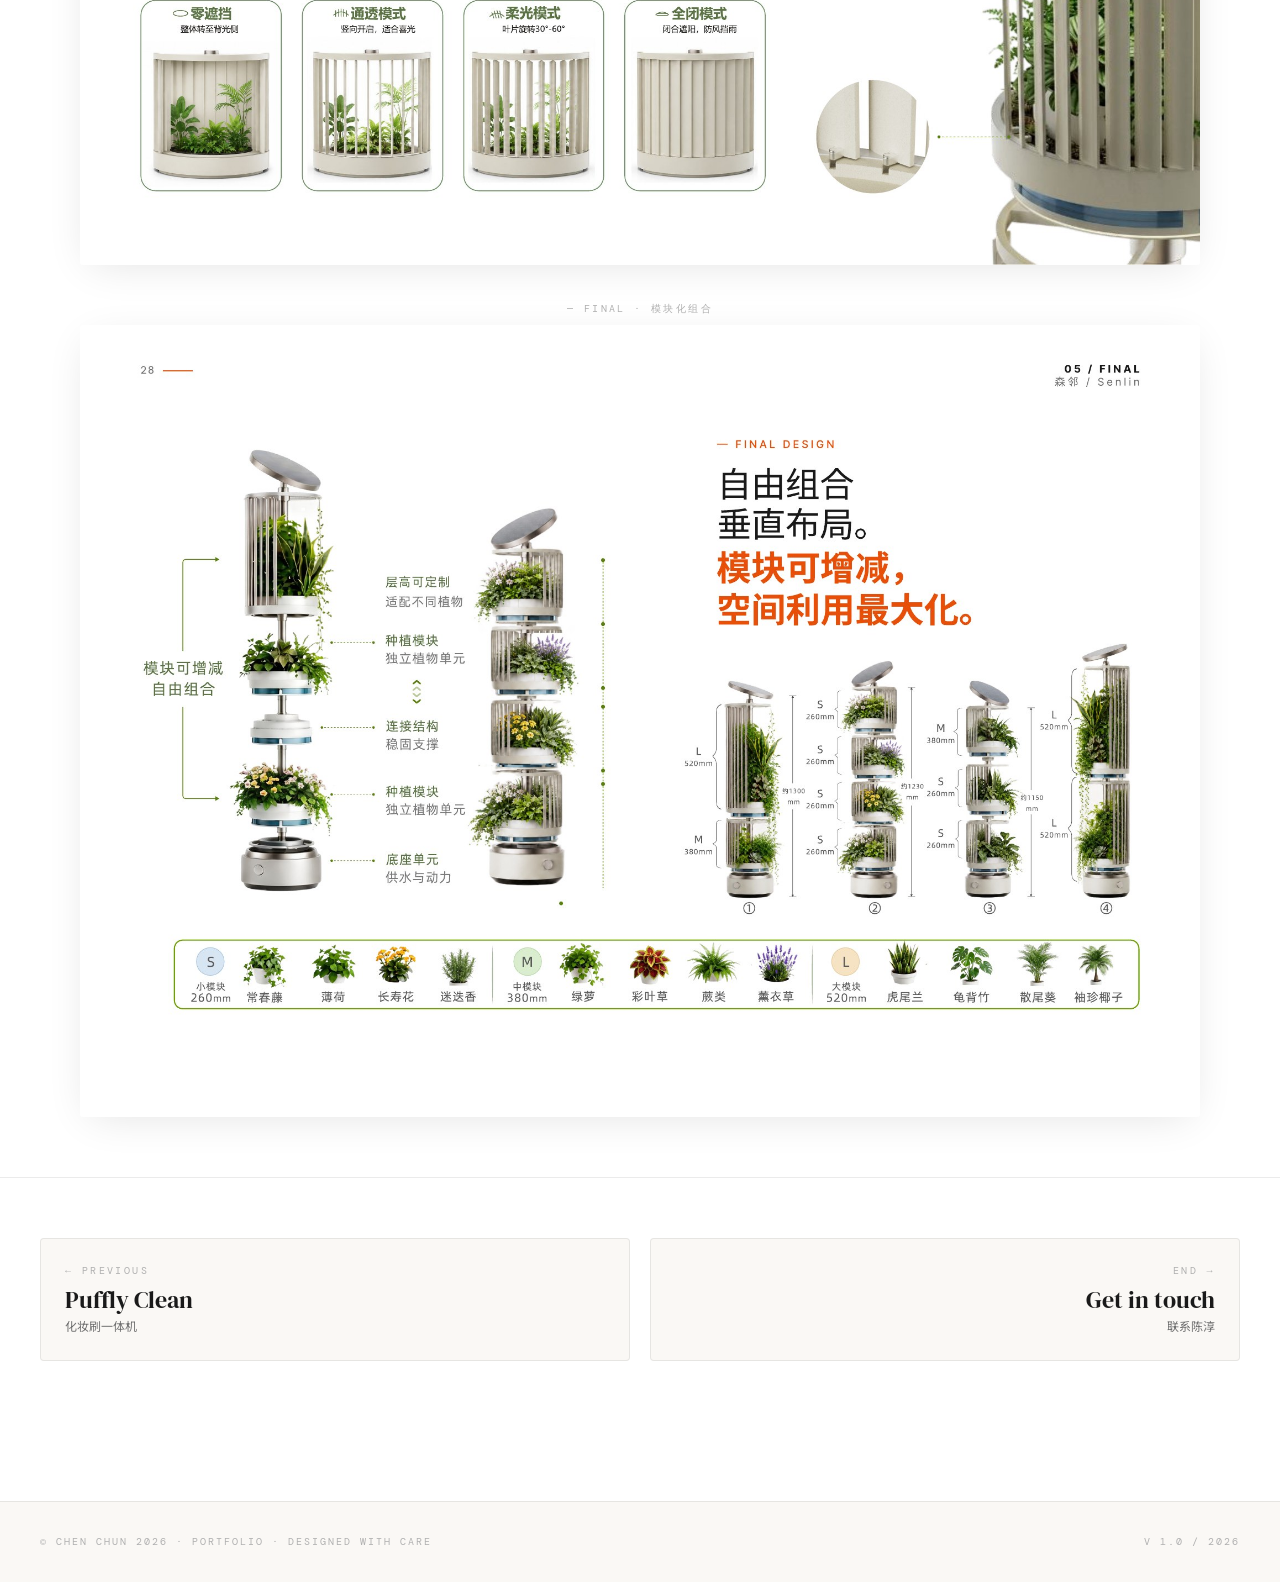
<file: project-5.html>
<!DOCTYPE html>
<html lang="zh-CN">
<head>
<meta charset="UTF-8">
<meta name="viewport" content="width=device-width,initial-scale=1.0">
<title>Senlin — 陈淳作品集</title>
<link rel="preconnect" href="https://fonts.googleapis.com">
<link rel="preconnect" href="https://fonts.gstatic.com" crossorigin>
<link href="https://fonts.googleapis.com/css2?family=Noto+Sans+SC:wght@300;400;500;600;700&family=DM+Mono:wght@400;500&family=DM+Serif+Display&display=swap" rel="stylesheet">
<link rel="stylesheet" href="style.css">
</head>
<body>

<nav class="topnav scrolled" id="navbar">
  <a href="index.html" class="nav-logo">陈淳<span class="dot">.</span></a>
  <ul class="nav-links">
    <li><a href="index.html#works">作品</a></li>
    <li><a href="index.html#about">关于</a></li>
    <li><a href="index.html#contact">联系</a></li>
  </ul>
  <a href="index.html#contact" class="nav-cta">Get in touch</a>
</nav>

<section class="project-hero">
  <div class="project-hero-wrap">
    <a href="index.html#works" class="back-link">返回作品集</a>

    <div class="project-hero-grid">
      <div class="project-hero-text">
        <div class="ph-eyebrow">— 05 / Project · GREEN</div>
        <h1 class="ph-title">Senlin<span class="dot">.</span></h1>
        <div class="ph-title-cn">森邻 · 阳台植物养护机器人</div>
        <p class="ph-tagline">家庭微型植物自循环养护系统。<br><strong>百叶调光、独立灌溉、模块组合 —— 让每一株植物都被温柔以待。</strong></p>

        <div class="ph-specs">
          <div class="ph-spec"><div class="k">Brief</div><div class="v">智能机器人</div></div>
          <div class="ph-spec"><div class="k">Duration</div><div class="v">5 周</div></div>
          <div class="ph-spec"><div class="k">Award</div><div class="v">机器人省二等奖 (进入国赛)</div></div>
          <div class="ph-spec"><div class="k">Year</div><div class="v">2026</div></div>
        </div>
      </div>

      <div class="ph-image">
        <img src="images/covers/cover-5.jpg" alt="Senlin">
      </div>
    </div>
  </div>
</section>

<section class="project-body">
  <div class="pdf-flow">
    <div class="fade-up"><div class="pdf-page-label">— Project Cover</div><div class="pdf-page"><img src="images/page-25.jpg" alt="Project Cover"></div></div>
    <div class="fade-up"><div class="pdf-page-label">— Sketches · 功能构思</div><div class="pdf-page"><img src="images/page-26.jpg" alt="Sketches · 功能构思"></div></div>
    <div class="fade-up"><div class="pdf-page-label">— System · 调光模式</div><div class="pdf-page"><img src="images/page-27.jpg" alt="System · 调光模式"></div></div>
    <div class="fade-up"><div class="pdf-page-label">— Final · 模块化组合</div><div class="pdf-page"><img src="images/page-28.jpg" alt="Final · 模块化组合"></div></div>
  </div>

  <nav class="project-nav">
    <a href="project-4.html" class="pn-item prev"><div class="k">← Previous</div><div class="v">Puffly Clean</div><div class="sub">化妆刷一体机</div></a>
    <a href="index.html#contact" class="pn-item next"><div class="k">End →</div><div class="v">Get in touch</div><div class="sub">联系陈淳</div></a>
  </nav>
</section>

<footer>
  <span class="copy">© Chen Chun 2026 · Portfolio · Designed with care</span>
  <span class="copy">v 1.0 / 2026</span>
</footer>

<script src="script.js"></script>
</body>
</html>
</file>
<file: style.css>
* { box-sizing: border-box; margin: 0; padding: 0; }

:root {
  --bg: #FFFFFF;
  --bg-soft: #FAF8F5;
  --bg-warm: #FFF7F0;
  --text: #1A1A1A;
  --text2: #707070;
  --text3: #B0B0B0;
  --line: rgba(0,0,0,0.08);
  --line2: rgba(0,0,0,0.14);
  --accent: #E8500A;
  --accent-soft: #FDECDF;
  --accent-deep: #B83D03;
}

html { scroll-behavior: smooth; }
body {
  background: var(--bg);
  color: var(--text);
  font-family: 'Noto Sans SC','PingFang SC',-apple-system,sans-serif;
  overflow-x: hidden;
  -webkit-font-smoothing: antialiased;
  line-height: 1.65;
}

/* 导航 */
nav.topnav {
  position: fixed; top: 0; left: 0; right: 0; z-index: 1000;
  display: flex; justify-content: space-between; align-items: center;
  padding: 22px 40px;
  transition: all 0.35s ease;
}
nav.topnav.scrolled {
  background: rgba(255,255,255,0.88);
  backdrop-filter: saturate(180%) blur(20px);
  border-bottom: 1px solid var(--line);
  padding: 14px 40px;
}
.nav-logo {
  font-family: 'DM Serif Display', serif;
  font-size: 22px;
  color: white;
  text-decoration: none;
  letter-spacing: -0.01em;
  transition: color 0.3s;
}
nav.topnav.scrolled .nav-logo { color: var(--text); }
.nav-logo .dot { color: var(--accent); }
.nav-links { display: flex; gap: 36px; list-style: none; }
.nav-links a {
  font-family: 'DM Mono', monospace;
  font-size: 11px; letter-spacing: 0.2em; text-transform: uppercase;
  color: rgba(255,255,255,0.85); text-decoration: none; transition: all 0.25s;
}
nav.topnav.scrolled .nav-links a { color: var(--text2); }
.nav-links a:hover { color: var(--accent); }
.nav-cta {
  font-family: 'DM Mono', monospace;
  font-size: 11px; letter-spacing: 0.15em; text-transform: uppercase;
  padding: 9px 18px;
  border: 1px solid rgba(255,255,255,0.8);
  color: white;
  text-decoration: none;
  transition: all 0.25s;
}
nav.topnav.scrolled .nav-cta { border-color: var(--text); color: var(--text); }
.nav-cta:hover { background: var(--accent); border-color: var(--accent); color: white; }


/* HERO — 大名字液态扭曲 */
.hero {
  position: relative;
  min-height: 100vh;
  background: var(--text);
  color: white;
  overflow: hidden;
  display: flex;
  align-items: center;
  justify-content: center;
}
.hero-bg {
  position: absolute; inset: 0;
  background:
    radial-gradient(circle at 30% 40%, rgba(232,80,10,0.18) 0%, transparent 50%),
    radial-gradient(circle at 70% 60%, rgba(232,80,10,0.10) 0%, transparent 55%);
  pointer-events: none;
}
.hero-cursor-glow {
  position: absolute;
  width: 700px; height: 700px;
  border-radius: 50%;
  background: radial-gradient(circle, rgba(232,80,10,0.30) 0%, transparent 60%);
  pointer-events: none;
  filter: blur(50px);
  transform: translate(-50%, -50%);
  opacity: 0;
  transition: opacity 0.6s;
  z-index: 1;
}
.hero.cursor-active .hero-cursor-glow { opacity: 1; }

.hero-content {
  position: relative;
  z-index: 5;
  text-align: center;
  padding: 0 40px;
}
.hero-eyebrow {
  font-family: 'DM Mono', monospace;
  font-size: 11px; letter-spacing: 0.4em;
  color: var(--accent);
  text-transform: uppercase;
  margin-bottom: 40px;
  opacity: 0;
  animation: fadeUp 1s 0.3s forwards;
}
.hero-name { display: inline-block; filter: url(#liquid-distort); }
.hero-name-en {
  font-family: 'DM Serif Display', serif;
  font-size: clamp(96px, 16vw, 240px);
  line-height: 0.9;
  letter-spacing: -0.04em;
  color: white;
  font-weight: 400;
  display: block;
  opacity: 0;
  animation: fadeUp 1.2s 0.5s forwards;
}
.hero-name-en .ac { color: var(--accent); }
.hero-name-cn {
  font-family: 'Noto Sans SC', sans-serif;
  font-size: clamp(28px, 3.5vw, 48px);
  font-weight: 600;
  color: white;
  letter-spacing: 0.4em;
  margin-top: 24px;
  opacity: 0;
  animation: fadeUp 1s 0.7s forwards;
}
.hero-tagline {
  font-family: 'Cormorant Garamond', serif;
  font-style: italic;
  font-size: clamp(18px, 1.8vw, 24px);
  color: rgba(255,255,255,0.7);
  margin-top: 36px;
  letter-spacing: 0.05em;
  opacity: 0;
  animation: fadeUp 1s 0.9s forwards;
}

.hero-hint {
  position: absolute;
  bottom: 80px;
  left: 50%;
  transform: translateX(-50%);
  font-family: 'DM Mono', monospace;
  font-size: 10px;
  letter-spacing: 0.3em;
  color: rgba(255,255,255,0.45);
  text-transform: uppercase;
  z-index: 5;
  opacity: 0;
  animation: fadeUp 1s 1.5s forwards;
  text-align: center;
}
.hero-hint .ac {
  color: var(--accent);
  margin-right: 6px;
}

.hero-bottom {
  position: absolute;
  bottom: 0; left: 0; right: 0;
  padding: 22px 40px;
  display: flex; justify-content: space-between; align-items: center;
  border-top: 1px solid rgba(255,255,255,0.1);
  z-index: 5;
  font-family: 'DM Mono', monospace;
  font-size: 10px; letter-spacing: 0.2em;
  color: rgba(255,255,255,0.5);
  text-transform: uppercase;
}
.hero-bottom .left, .hero-bottom .right { display: flex; gap: 24px; align-items: center; }
.hero-bottom a {
  color: rgba(255,255,255,0.7);
  text-decoration: none;
  transition: color 0.25s;
}
.hero-bottom a:hover { color: var(--accent); }
.hero-bottom .sep { color: rgba(255,255,255,0.2); }

@keyframes fadeUp {
  to { opacity: 1; transform: translateY(0); }
  from { opacity: 0; transform: translateY(20px); }
}


/* 通用 Section */
section { position: relative; }
.section-wrap {
  max-width: 1400px; margin: 0 auto;
  padding: 0 40px;
}
.section-head { margin-bottom: 80px; }
.section-eyebrow {
  font-family: 'DM Mono', monospace;
  font-size: 11px; letter-spacing: 0.28em;
  color: var(--accent); margin-bottom: 18px;
  text-transform: uppercase;
}
.section-title {
  font-family: 'DM Serif Display', serif;
  font-size: clamp(48px, 5vw, 76px);
  line-height: 1; letter-spacing: -0.02em;
  color: var(--text);
}
.section-title .accent { color: var(--accent); }
.section-sub {
  font-family: 'Noto Sans SC', sans-serif;
  font-size: clamp(20px, 1.8vw, 26px);
  font-weight: 400; color: var(--text2);
  margin-top: 12px;
}


/* WORKS — 卡片堆叠 */
#works { padding: 140px 0 120px; background: var(--bg); overflow: hidden; }

.stack-wrap {
  position: relative;
  max-width: 1400px;
  margin: 60px auto 0;
  padding: 0 40px;
}

.stack-stage {
  position: relative;
  width: 100%;
  height: 620px;
  display: flex;
  align-items: center;
  justify-content: center;
  perspective: 1600px;
}

.stack-cards {
  position: relative;
  width: 360px;
  height: 480px;
  transform-style: preserve-3d;
}

.stack-card {
  position: absolute;
  inset: 0;
  border-radius: 6px;
  background: white;
  box-shadow:
    0 8px 24px -6px rgba(0,0,0,0.18),
    0 24px 60px -16px rgba(0,0,0,0.22);
  overflow: hidden;
  transform-origin: center bottom;
  transition: transform 0.8s cubic-bezier(0.22, 1, 0.36, 1),
              box-shadow 0.5s,
              opacity 0.5s;
  cursor: pointer;
  text-decoration: none;
  color: inherit;
  border: 1px solid rgba(0,0,0,0.06);
}

/* 默认堆叠 */
.stack-card[data-i="0"] { transform: translate3d(0,0,0) rotate(0deg); z-index: 5; }
.stack-card[data-i="1"] { transform: translate3d(0,10px,-40px) rotate(-3deg); z-index: 4; }
.stack-card[data-i="2"] { transform: translate3d(0,20px,-80px) rotate(2.5deg); z-index: 3; }
.stack-card[data-i="3"] { transform: translate3d(0,30px,-120px) rotate(-2deg); z-index: 2; }
.stack-card[data-i="4"] { transform: translate3d(0,40px,-160px) rotate(3.5deg); z-index: 1; }

/* 散开 */
.stack-stage.spread .stack-card[data-i="0"] { transform: translate3d(-440px,-30px,0) rotate(-14deg); }
.stack-stage.spread .stack-card[data-i="1"] { transform: translate3d(-220px,0,0) rotate(-7deg); }
.stack-stage.spread .stack-card[data-i="2"] { transform: translate3d(0,0,40px) rotate(0deg); z-index: 6; box-shadow: 0 30px 80px -20px rgba(232,80,10,0.32); }
.stack-stage.spread .stack-card[data-i="3"] { transform: translate3d(220px,0,0) rotate(7deg); }
.stack-stage.spread .stack-card[data-i="4"] { transform: translate3d(440px,-30px,0) rotate(14deg); }

.stack-card:hover {
  z-index: 20 !important;
  box-shadow:
    0 40px 100px -20px rgba(232,80,10,0.45),
    0 0 0 1px rgba(232,80,10,0.3);
}

/* hover 单卡时让那张突出（在散开状态里） */
.stack-stage.spread .stack-card:hover {
  transform: translate3d(var(--hx, 0), -45px, 80px) rotate(var(--hr, 0)) scale(1.06) !important;
}
.stack-stage.spread .stack-card[data-i="0"]:hover { --hx: -440px; --hr: -14deg; }
.stack-stage.spread .stack-card[data-i="1"]:hover { --hx: -220px; --hr: -7deg; }
.stack-stage.spread .stack-card[data-i="2"]:hover { --hx: 0; --hr: 0deg; }
.stack-stage.spread .stack-card[data-i="3"]:hover { --hx: 220px; --hr: 7deg; }
.stack-stage.spread .stack-card[data-i="4"]:hover { --hx: 440px; --hr: 14deg; }

.stack-card-img {
  width: 100%; height: 70%;
  overflow: hidden;
  position: relative;
}
.stack-card-img img {
  width: 100%; height: 100%; object-fit: cover;
  transition: transform 0.7s;
}
.stack-card:hover .stack-card-img img { transform: scale(1.08); }

.stack-card-tag {
  position: absolute; top: 16px; left: 16px;
  background: rgba(255,255,255,0.95);
  backdrop-filter: blur(8px);
  padding: 5px 10px;
  font-family: 'DM Mono', monospace;
  font-size: 10px; letter-spacing: 0.16em;
  color: var(--text);
  border-radius: 2px;
  z-index: 2;
}

.stack-card-body {
  padding: 20px 22px;
  display: flex; justify-content: space-between; align-items: flex-start;
}
.stack-card-body .name {
  font-family: 'DM Serif Display', serif;
  font-size: 22px;
  line-height: 1;
  letter-spacing: -0.01em;
}
.stack-card-body .name-cn {
  font-family: 'Noto Sans SC', sans-serif;
  font-size: 12px;
  color: var(--text2);
  margin-top: 6px;
  letter-spacing: 0.05em;
}
.stack-card-body .num {
  font-family: 'DM Mono', monospace;
  font-size: 10px;
  color: var(--text3);
  letter-spacing: 0.16em;
  padding-top: 4px;
}

.stack-hint {
  text-align: center; margin-top: 30px;
  font-family: 'DM Mono', monospace;
  font-size: 11px; letter-spacing: 0.2em;
  color: var(--text3);
  text-transform: uppercase;
}
.stack-hint .ac { color: var(--accent); margin-right: 6px; }

/* 项目列表区 */
.works-list {
  max-width: 1200px; margin: 100px auto 0;
  padding: 0 40px;
}
.works-list-head {
  font-family: 'DM Mono', monospace;
  font-size: 10px; letter-spacing: 0.28em;
  color: var(--text3);
  text-transform: uppercase;
  margin-bottom: 24px;
  padding-bottom: 16px;
  border-bottom: 1px solid var(--line);
  display: flex; justify-content: space-between;
}
.works-list-item {
  display: grid;
  grid-template-columns: 60px 1.5fr 2fr 80px 30px;
  gap: 24px;
  padding: 26px 0;
  border-bottom: 1px solid var(--line);
  text-decoration: none;
  color: inherit;
  transition: padding 0.3s, background 0.3s;
  align-items: center;
}
.works-list-item:hover {
  padding-left: 16px;
  background: linear-gradient(90deg, var(--accent-soft) 0%, transparent 100%);
}
.works-list-item:hover .wl-name,
.works-list-item:hover .wl-arrow { color: var(--accent); }
.wl-num {
  font-family: 'DM Mono', monospace;
  font-size: 11px;
  color: var(--text3);
  letter-spacing: 0.16em;
}
.wl-name {
  font-family: 'DM Serif Display', serif;
  font-size: 26px;
  color: var(--text);
  letter-spacing: -0.01em;
  transition: color 0.3s;
}
.wl-name .cn {
  font-family: 'Noto Sans SC', sans-serif;
  font-size: 13px;
  color: var(--text2);
  margin-left: 14px;
  letter-spacing: 0.05em;
}
.wl-tag {
  font-family: 'DM Mono', monospace;
  font-size: 11px; letter-spacing: 0.18em;
  color: var(--text2);
  text-transform: uppercase;
}
.wl-year {
  font-family: 'DM Mono', monospace;
  font-size: 11px; letter-spacing: 0.16em;
  color: var(--text3);
}
.wl-arrow {
  font-family: 'DM Serif Display', serif;
  font-size: 22px;
  color: var(--text3);
  transition: color 0.3s, transform 0.3s;
  text-align: right;
}
.works-list-item:hover .wl-arrow { transform: translateX(6px); }


/* ABOUT */
#about {
  padding: 140px 0;
  background: var(--bg-soft);
  border-top: 1px solid var(--line);
}
.about-grid {
  display: grid;
  grid-template-columns: 1fr 1.4fr;
  gap: 80px;
  align-items: start;
}
.about-portrait {
  position: relative; aspect-ratio: 1/1;
  border-radius: 50%; overflow: hidden;
  max-width: 380px;
  margin: 40px auto 0;
  box-shadow: 0 12px 40px -10px rgba(0,0,0,0.15);
}
.about-portrait::after {
  content: '';
  position: absolute; inset: -2px;
  border: 2px solid var(--accent);
  border-radius: 50%;
  pointer-events: none;
}
.about-portrait img {
  width: 100%; height: 100%; object-fit: cover; object-position: 86% 50%;
}

.about-content .a-hello {
  font-family: 'DM Serif Display', serif;
  font-size: 56px; line-height: 1;
  color: var(--text); margin-bottom: 24px;
}
.about-content .a-hello .accent { color: var(--accent); }
.about-content .a-bio {
  font-size: 16px; line-height: 1.9;
  color: var(--text); margin-bottom: 14px;
  max-width: 600px;
}
.about-content .a-bio strong { color: var(--accent); font-weight: 500; }

.about-cards {
  display: grid;
  grid-template-columns: repeat(2, 1fr);
  gap: 1px;
  margin-top: 48px;
  background: var(--line);
  border: 1px solid var(--line);
}
.about-card {
  background: var(--bg-soft);
  padding: 24px;
}
.about-card .ac-k {
  font-family: 'DM Mono', monospace;
  font-size: 10px; letter-spacing: 0.24em;
  color: var(--accent); margin-bottom: 10px;
  text-transform: uppercase;
}
.about-card .ac-title {
  font-family: 'Noto Sans SC', sans-serif;
  font-size: 16px; font-weight: 600;
  color: var(--text); margin-bottom: 6px;
}
.about-card .ac-desc {
  font-size: 13px; line-height: 1.7;
  color: var(--text2);
}
.about-card .ac-desc strong { color: var(--text); font-weight: 500; }
.about-card .big {
  font-family: 'DM Serif Display', serif;
  font-size: 36px; line-height: 1;
  color: var(--accent);
}
.about-card .big .light { color: var(--text3); font-size: 22px; }

.skills-block { margin-top: 56px; }
.skills-block h3 {
  font-family: 'DM Mono', monospace;
  font-size: 11px; letter-spacing: 0.28em;
  color: var(--accent); text-transform: uppercase;
  margin-bottom: 20px;
}
.skills-tags { display: flex; flex-wrap: wrap; gap: 10px; }
.skill-tag {
  padding: 9px 18px;
  background: white;
  border: 1px solid var(--line);
  font-family: 'Noto Sans SC', sans-serif;
  font-size: 13px; font-weight: 500;
  color: var(--text);
  border-radius: 2px;
  transition: all 0.25s;
}
.skill-tag:hover { background: var(--accent); color: white; border-color: var(--accent); }
.skill-tag.featured { background: var(--accent); color: white; border-color: var(--accent); }


/* CONTACT */
#contact {
  padding: 140px 0 120px;
  background: white;
  border-top: 1px solid var(--line);
  position: relative;
  overflow: hidden;
}
#contact .section-wrap { position: relative; z-index: 2; }
.contact-bg-mark {
  position: absolute;
  right: -100px; bottom: -60px;
  font-family: 'DM Serif Display', serif;
  font-size: 320px; line-height: 1;
  color: transparent;
  -webkit-text-stroke: 1px var(--accent-soft);
  pointer-events: none; z-index: 1;
  letter-spacing: -0.04em;
}
.contact-title {
  font-family: 'DM Serif Display', serif;
  font-size: clamp(56px, 7vw, 96px);
  line-height: 1; letter-spacing: -0.025em;
  margin-bottom: 36px;
}
.contact-title .accent { color: var(--accent); }
.contact-desc {
  font-size: 18px; line-height: 1.8;
  color: var(--text2); max-width: 560px;
  margin-bottom: 48px;
}
.contact-email {
  display: inline-flex; align-items: center; gap: 14px;
  font-family: 'DM Serif Display', serif;
  font-size: 36px;
  color: var(--text); text-decoration: none;
  padding-bottom: 10px;
  border-bottom: 2px solid var(--accent);
  transition: color 0.25s;
}
.contact-email:hover { color: var(--accent); }
.contact-email::after { content: '→'; font-size: 28px; color: var(--accent); }

/* 下载行 */
.download-row {
  display: flex; gap: 20px; flex-wrap: wrap;
  margin-top: 48px;
  padding-top: 36px;
  border-top: 1px solid var(--line);
}
.download-btn {
  display: inline-flex; align-items: center; gap: 14px;
  padding: 18px 28px;
  background: var(--bg-soft);
  border: 1px solid var(--line);
  text-decoration: none;
  border-radius: 4px;
  transition: all 0.25s;
  min-width: 280px;
}
.download-btn:hover { background: var(--accent); border-color: var(--accent); }
.download-btn:hover .db-icon,
.download-btn:hover .db-title,
.download-btn:hover .db-sub,
.download-btn:hover .db-arrow { color: white; }
.db-icon {
  font-family: 'DM Serif Display', serif;
  font-size: 28px;
  color: var(--accent);
  transition: color 0.25s;
  line-height: 1;
}
.db-text { flex: 1; }
.db-title {
  font-family: 'Noto Sans SC', sans-serif;
  font-size: 15px; font-weight: 600;
  color: var(--text);
  transition: color 0.25s;
}
.db-sub {
  font-family: 'DM Mono', monospace;
  font-size: 10px; letter-spacing: 0.2em;
  color: var(--text2);
  text-transform: uppercase;
  margin-top: 3px;
  transition: color 0.25s;
}
.db-arrow {
  font-family: 'DM Mono', monospace;
  font-size: 18px;
  color: var(--accent);
  transition: transform 0.25s, color 0.25s;
}
.download-btn:hover .db-arrow { transform: translate(2px, 2px); }

.contact-links {
  display: flex; gap: 40px;
  margin-top: 36px;
  padding-top: 32px;
  border-top: 1px solid var(--line);
  flex-wrap: wrap;
}
.contact-link-item .k {
  font-family: 'DM Mono', monospace;
  font-size: 10px; letter-spacing: 0.24em;
  color: var(--text3); margin-bottom: 6px;
  text-transform: uppercase;
}
.contact-link-item .v {
  font-family: 'Noto Sans SC', sans-serif;
  font-size: 15px; color: var(--text); font-weight: 500;
}


/* Footer */
footer {
  padding: 32px 40px;
  border-top: 1px solid var(--line);
  display: flex; justify-content: space-between; align-items: center;
  background: var(--bg-soft);
}
footer .copy {
  font-family: 'DM Mono', monospace;
  font-size: 10px; letter-spacing: 0.2em;
  color: var(--text3);
  text-transform: uppercase;
}


/* 项目详情页 */
.project-hero {
  padding: 140px 0 80px;
  background: var(--bg-soft);
  border-bottom: 1px solid var(--line);
}
.project-hero-wrap {
  max-width: 1400px; margin: 0 auto;
  padding: 0 40px;
}
.back-link {
  display: inline-flex; align-items: center; gap: 8px;
  font-family: 'DM Mono', monospace;
  font-size: 11px; letter-spacing: 0.22em;
  color: var(--text2); text-decoration: none;
  margin-bottom: 36px;
  transition: color 0.25s;
  text-transform: uppercase;
}
.back-link::before { content: '←'; }
.back-link:hover { color: var(--accent); }

.project-hero-grid {
  display: grid;
  grid-template-columns: 1fr 1fr;
  gap: 80px;
  align-items: center;
}
.ph-eyebrow {
  font-family: 'DM Mono', monospace;
  font-size: 11px; letter-spacing: 0.28em;
  color: var(--accent); margin-bottom: 16px;
  text-transform: uppercase;
}
.ph-title {
  font-family: 'DM Serif Display', serif;
  font-size: clamp(56px, 7vw, 88px);
  line-height: 0.95; letter-spacing: -0.025em;
  color: var(--text); margin-bottom: 12px;
}
.ph-title .dot { color: var(--accent); }
.ph-title-cn {
  font-family: 'Noto Sans SC', sans-serif;
  font-size: 24px; font-weight: 500;
  color: var(--text2); margin-bottom: 32px;
  letter-spacing: 0.05em;
}
.ph-tagline {
  font-size: 19px; line-height: 1.7;
  color: var(--text); margin-bottom: 36px;
  max-width: 480px;
}
.ph-tagline strong { color: var(--accent); font-weight: 500; }
.ph-specs {
  display: grid;
  grid-template-columns: repeat(2, 1fr);
  gap: 16px;
  margin-top: 36px;
  padding-top: 28px;
  border-top: 1px solid var(--line);
  max-width: 420px;
}
.ph-spec .k {
  font-family: 'DM Mono', monospace;
  font-size: 10px; letter-spacing: 0.22em;
  color: var(--text3); margin-bottom: 4px;
  text-transform: uppercase;
}
.ph-spec .v {
  font-family: 'Noto Sans SC', sans-serif;
  font-size: 15px; color: var(--text);
  font-weight: 500;
}
.ph-image {
  aspect-ratio: 1/1;
  border-radius: 6px;
  overflow: hidden;
  background: white;
  box-shadow: 0 20px 60px -20px rgba(0,0,0,0.25);
}
.ph-image img { width: 100%; height: 100%; object-fit: cover; }

.project-body { padding: 100px 0 60px; background: white; }
.pdf-flow {
  max-width: 1200px; margin: 0 auto;
  padding: 0 40px;
  display: flex; flex-direction: column;
  gap: 36px;
}
.pdf-page {
  width: 100%;
  background: white;
  box-shadow: 0 8px 40px -10px rgba(0,0,0,0.12);
  overflow: hidden;
  border-radius: 3px;
  transition: transform 0.4s, box-shadow 0.4s;
}
.pdf-page:hover {
  transform: translateY(-4px);
  box-shadow: 0 20px 60px -12px rgba(0,0,0,0.18);
}
.pdf-page img { display: block; width: 100%; height: auto; }
.pdf-page-label {
  font-family: 'DM Mono', monospace;
  font-size: 10px; letter-spacing: 0.24em;
  color: var(--text3); text-transform: uppercase;
  margin-bottom: 8px;
  text-align: center;
}

.project-nav {
  padding: 60px 40px 80px;
  max-width: 1400px; margin: 0 auto;
  display: grid; grid-template-columns: 1fr 1fr; gap: 20px;
  border-top: 1px solid var(--line);
  margin-top: 60px;
}
.pn-item {
  display: flex; flex-direction: column;
  text-decoration: none; padding: 24px;
  border: 1px solid var(--line);
  border-radius: 4px;
  transition: all 0.25s;
  background: var(--bg-soft);
}
.pn-item:hover { border-color: var(--accent); background: var(--accent-soft); }
.pn-item.next { text-align: right; }
.pn-item .k {
  font-family: 'DM Mono', monospace;
  font-size: 10px; letter-spacing: 0.24em;
  color: var(--text3); margin-bottom: 8px;
  text-transform: uppercase;
}
.pn-item .v {
  font-family: 'DM Serif Display', serif;
  font-size: 24px; color: var(--text);
  line-height: 1;
}
.pn-item:hover .v { color: var(--accent); }
.pn-item .sub {
  font-family: 'Noto Sans SC', sans-serif;
  font-size: 12px; color: var(--text2);
  margin-top: 4px;
}
.pn-disabled { opacity: 0.3; pointer-events: none; }


/* 滚动动画 */
.fade-up {
  opacity: 0; transform: translateY(28px);
  transition: opacity 0.8s ease, transform 0.8s ease;
}
.fade-up.in { opacity: 1; transform: translateY(0); }
.fade-up.d1 { transition-delay: 0.1s; }
.fade-up.d2 { transition-delay: 0.2s; }
.fade-up.d3 { transition-delay: 0.3s; }


/* ================= 纯正苹果风：毛玻璃 3D 堆叠系统 ================= */
.glass-scene {
  perspective: 1600px;
  display: flex;
  flex-direction: column;
  gap: 24px;
  max-width: 960px;
  margin: 0 auto;
}

.glass-row {
  display: flex;
  gap: 24px;
  justify-content: center;
}

.glass-card {
  background: rgba(255, 255, 255, 0.45);
  backdrop-filter: blur(40px) saturate(180%);
  -webkit-backdrop-filter: blur(40px) saturate(180%);
  /* 极其高亮且纤细的纯白单像素边框，模拟高档玻璃边缘折射 */
  border: 1px solid rgba(255, 255, 255, 0.8);
  border-radius: 30px;
  padding: 44px;
  /* 多重细腻阴影组合，达成完美的实体卡片悬浮纵深 */
  box-shadow: 
    0 4px 12px rgba(0, 0, 0, 0.01),
    0 30px 60px -15px rgba(0, 0, 0, 0.04),
    inset 0 1px 1px rgba(255, 255, 255, 0.9);
  transform-style: preserve-3d;
  transform: translateX(var(--tx, 0)) translateY(var(--ty, 0)) rotateX(var(--rx, 0)) rotateY(var(--ry, 0)) rotateZ(var(--rz, 0));
  transition: all 0.7s cubic-bezier(0.16, 1, 0.3, 1);
}

/* 悬浮交互：优雅吸附至全面屏正视视角 */
.glass-card:hover {
  transform: translateX(0) translateY(-10px) translateZ(50px) rotateX(0) rotateY(0) rotateZ(0) !important;
  background: rgba(255, 255, 255, 0.75);
  box-shadow: 
    0 40px 90px -15px rgba(232, 80, 10, 0.08),
    inset 0 1px 1px rgba(255, 255, 255, 1);
  z-index: 20 !important;
}

.g-bio { font-size: 1.15rem; color: #1d1d1f; line-height: 1.8; margin-bottom: 16px; font-weight: 400; }
.g-bio strong { color: #E8500A; font-weight: 600; }
.g-stat { flex: 1; padding: 40px; }
.g-label {
  font-family: 'DM Mono', monospace; font-size: 0.8rem; letter-spacing: 0.2em;
  color: #E8500A; text-transform: uppercase; margin-bottom: 16px; font-weight: 600;
}
.g-num { font-family: 'DM Serif Display', serif; font-size: 3.5rem; color: #1d1d1f; line-height: 1; margin-bottom: 12px; }
.g-num .g-light { font-size: 1.6rem; color: #86868b; }
.g-title { font-weight: 600; font-size: 1.15rem; color: #1d1d1f; margin-bottom: 6px; }
.g-desc { font-size: 0.9rem; color: #515154; line-height: 1.6; }
.g-desc strong { color: #1d1d1f; }

/* 技能条条项样式 */
.g-skills { padding: 44px; }
.g-skill-item { margin-bottom: 26px; }
.g-skill-head { display: flex; justify-content: space-between; font-weight: 600; color: #1d1d1f; font-size: 1rem; margin-bottom: 10px; }
.g-skill-num { color: #E8500A; font-weight: 700; }
.g-skill-bar { 
  width: 100%; height: 8px; background: rgba(0,0,0,0.03); 
  border-radius: 10px; overflow: hidden; margin-bottom: 6px; 
}
.g-skill-fill { 
  height: 100%; background: #E8500A; 
  border-radius: 10px; transform-origin: left; 
  animation: gLoad 1.5s cubic-bezier(0.16, 1, 0.3, 1) forwards; 
}
.g-skill-tags { font-size: 0.8rem; color: #86868b; }

/* 🍎 底部软件小方块坞（Dock）*/
/* ================= 🍎 独立悬浮 3D 软件方块坞样式 ================= */
.software-dock-standalone {
  display: flex;
  gap: 20px;
  justify-content: center;
  margin-top: 16px;
  perspective: 1600px;
  transform-style: preserve-3d;
  width: 100%;
  transform: rotateX(var(--rx, 0)) rotateY(var(--ry, 0)) rotateZ(var(--rz, 0));
  transition: all 0.7s cubic-bezier(0.16, 1, 0.3, 1);
}

.soft-cube-3d {
  width: 60px;
  height: 60px;
  background: rgba(255, 255, 255, 0.45);
  backdrop-filter: blur(30px) saturate(180%);
  -webkit-backdrop-filter: blur(30px) saturate(180%);
  border: 1px solid rgba(255, 255, 255, 0.8);
  border-radius: 16px;
  display: flex;
  align-items: center;
  justify-content: center;
  position: relative;
  cursor: pointer;
  box-shadow: 
    0 10px 30px -5px rgba(0, 0, 0, 0.03),
    inset 0 1px 1px rgba(255, 255, 255, 0.8);
  transition: all 0.5s cubic-bezier(0.16, 1, 0.3, 1);
}

/* 独立悬停反馈：方块从阵列中优雅回正、向上突进跳起 */
.soft-cube-3d:hover {
  transform: scale(1.1) translateY(-12px) translateZ(40px) !important;
  background: rgba(255, 255, 255, 0.85);
  border-color: #E8500A;
  box-shadow: 
    0 25px 50px -10px rgba(232, 80, 10, 0.18),
    inset 0 1px 1px rgba(255, 255, 255, 1);
  z-index: 50 !important;
}

.cube-text {
  font-family: 'DM Mono', monospace;
  font-size: 0.85rem;
  font-weight: 500;
  color: #515154;
  transition: all 0.35s cubic-bezier(0.16, 1, 0.3, 1);
}

.cube-logo {
  position: absolute;
  width: 28px;
  height: 28px;
  object-fit: contain;
  opacity: 0;
  transform: translateY(12px) scale(0.8);
  transition: all 0.4s cubic-bezier(0.16, 1, 0.3, 1);
}

/* 悬浮时文字优雅上滑淡出，高清矢量徽章无缝放大扩充出来 */
.soft-cube-3d:hover .cube-text {
  opacity: 0;
  transform: translateY(-12px);
}

.soft-cube-3d:hover .cube-logo {
  opacity: 1;
  transform: translateY(0) scale(1);
}

@media (max-width: 640px) {
  .software-dock-standalone { flex-wrap: wrap; gap: 12px; transform: none !important; }
  .soft-cube-3d { width: 52px; height: 52px; transform: none !important; }
}


/* ================= 🍎 独立悬浮 3D 毛玻璃联系名片矩阵样式 ================= */
.contact-deck-3d {
  display: flex;
  gap: 20px;
  justify-content: center;
  margin-top: 60px;
  perspective: 1600px;
  transform-style: preserve-3d;
  width: 100%;
  padding: 20px 0;
}

.contact-cube-3d {
  width: 170px;
  height: 105px;
  background: rgba(255, 255, 255, 0.45);
  backdrop-filter: blur(30px) saturate(180%);
  -webkit-backdrop-filter: blur(30px) saturate(180%);
  /* 单像素边缘高光线 */
  border: 1px solid rgba(255, 255, 255, 0.8);
  border-radius: 20px;
  display: flex;
  align-items: center;
  justify-content: center;
  position: relative;
  cursor: pointer;
  /* 利用 HTML 传入的内联变量，构建初始的 3D 立体陈列形态 */
  transform: rotateX(var(--rx, 0)) rotateY(var(--ry, 0)) rotateZ(var(--rz, 0)) translateZ(0);
  box-shadow: 
    0 10px 30px -5px rgba(0, 0, 0, 0.02),
    inset 0 1px 1px rgba(255, 255, 255, 0.8);
  transition: all 0.5s cubic-bezier(0.16, 1, 0.3, 1);
  overflow: hidden;
}

/* 触碰/悬停：名片回正，向外破屏推进，高亮橙色微光边框 */
.contact-cube-3d:hover {
  transform: scale(1.08) translateY(-12px) translateZ(50px) rotateX(0deg) rotateY(0deg) rotateZ(0deg) !important;
  background: rgba(255, 255, 255, 0.85);
  border-color: #E8500A; /* 完美对齐你的专属白橙配色 */
  box-shadow: 
    0 30px 60px -10px rgba(232, 80, 10, 0.12),
    inset 0 1px 1px rgba(255, 255, 255, 1);
  z-index: 100 !important;
}

/* 初始状态下的极简深灰图标 */
.contact-front-icon {
  color: #515154;
  width: 26px;
  height: 26px;
  transition: all 0.4s cubic-bezier(0.16, 1, 0.3, 1);
  display: flex;
  align-items: center;
  justify-content: center;
}

/* 悬停交互内容容器 */
.contact-hover-info {
  position: absolute;
  inset: 0;
  display: flex;
  flex-direction: column;
  align-items: center;
  justify-content: center;
  opacity: 0;
  transform: translateY(12px) scale(0.92);
  transition: all 0.4s cubic-bezier(0.16, 1, 0.3, 1);
  padding: 0 10px;
  text-align: center;
}

/* 联动动效：触碰时图标优雅向上滑出并消失 */
.contact-cube-3d:hover .contact-front-icon {
  opacity: 0;
  transform: translateY(-12px) scale(0.85);
}

/* 联动动效：核心文本信息从底部顺滑浮现 */
.contact-cube-3d:hover .contact-hover-info {
  opacity: 1;
  transform: translateY(0) scale(1);
}

/* 英文小标题标签 */
.c-label {
  font-family: 'DM Mono', monospace;
  font-size: 0.7rem;
  color: #E8500A;
  text-transform: uppercase;
  letter-spacing: 0.12em;
  margin-bottom: 5px;
  font-weight: 600;
}

/* 核心文案数据值 */
.c-val {
  font-family: 'Noto Sans SC', sans-serif;
  font-size: 0.9rem;
  color: #1d1d1f;
  font-weight: 500;
  word-break: break-all;
}

/* 移动端平铺适配，防止小屏穿模 */
@media (max-width: 768px) {
  .contact-deck-3d { flex-wrap: wrap; gap: 14px; transform: none !important; }
  .contact-cube-3d { width: calc(50% - 7px); height: 95px; transform: none !important; }
}

/* ================= 🍎 个人首屏：圆角白框极简 Scroll 按钮美化 ================= */
/* 静态口号文字，平时克制不乱动 */
.hero-tagline.static {
  font-family: 'Noto Sans SC', sans-serif;
  font-size: 1.1rem;
  color: #515154;
  font-weight: 400;
  margin-top: 10px;
  margin-bottom: 25px;
  opacity: 0.8;
}

/* 圆角白框 SCROLL 按钮主体 */
.hero-scroll-btn {
  display: inline-flex;
  align-items: center;
  gap: 10px; /* 文字和箭头的间距 */
  padding: 11px 28px;
  /* 苹果风全圆角 */
  border-radius: 30px; 
  /* 白色半透明细边框 */
  border: 1px solid rgba(255, 255, 255, 0.4); 
  text-decoration: none;
  /* 极轻微的磨砂背景 */
  background: rgba(255, 255, 255, 0.03); 
  backdrop-filter: blur(5px);
  -webkit-backdrop-filter: blur(5px);
  color: #ffffff;
  /* 使用 tech 感的 DM Mono 字体 */
  font-family: 'DM Mono', monospace; 
  font-size: 0.85rem;
  letter-spacing: 0.15em;
  text-transform: uppercase; /* 强制全大写 */
  cursor: pointer;
  transition: all 0.3s cubic-bezier(0.16, 1, 0.3, 1);
  z-index: 20;
  position: relative;
  box-shadow: 0 4px 10px rgba(0,0,0,0.02);
}

/* 🍎 触碰动效：液体滑块反色 + 立体上浮 */
.hero-scroll-btn:hover {
  background: #ffffff; /* 背景变为纯白 */
  color: #1d1d1f; /* 文字变为深灰色（对齐 Apple 深色文字） */
  border-color: #ffffff;
  transform: translateY(-3px) scale(1.03); /* 高级微放大的上浮感 */
  box-shadow: 
    0 10px 30px rgba(255, 255, 255, 0.15),
    0 2px 4px rgba(0,0,0,0.02);
}

/* 联动动效：悬停时箭头会轻微向下指，产生引导感 */
.hero-scroll-btn svg {
  transition: transform 0.3s ease;
}
.hero-scroll-btn:hover svg {
  transform: translateY(2px);
}

/* 响应式移动端适配 */
@media (max-width: 640px) {
  .hero-tagline.static { font-size: 0.9rem; margin-bottom: 20px; }
  .hero-scroll-btn { padding: 9px 22px; font-size: 0.75rem; }
}
</file>
